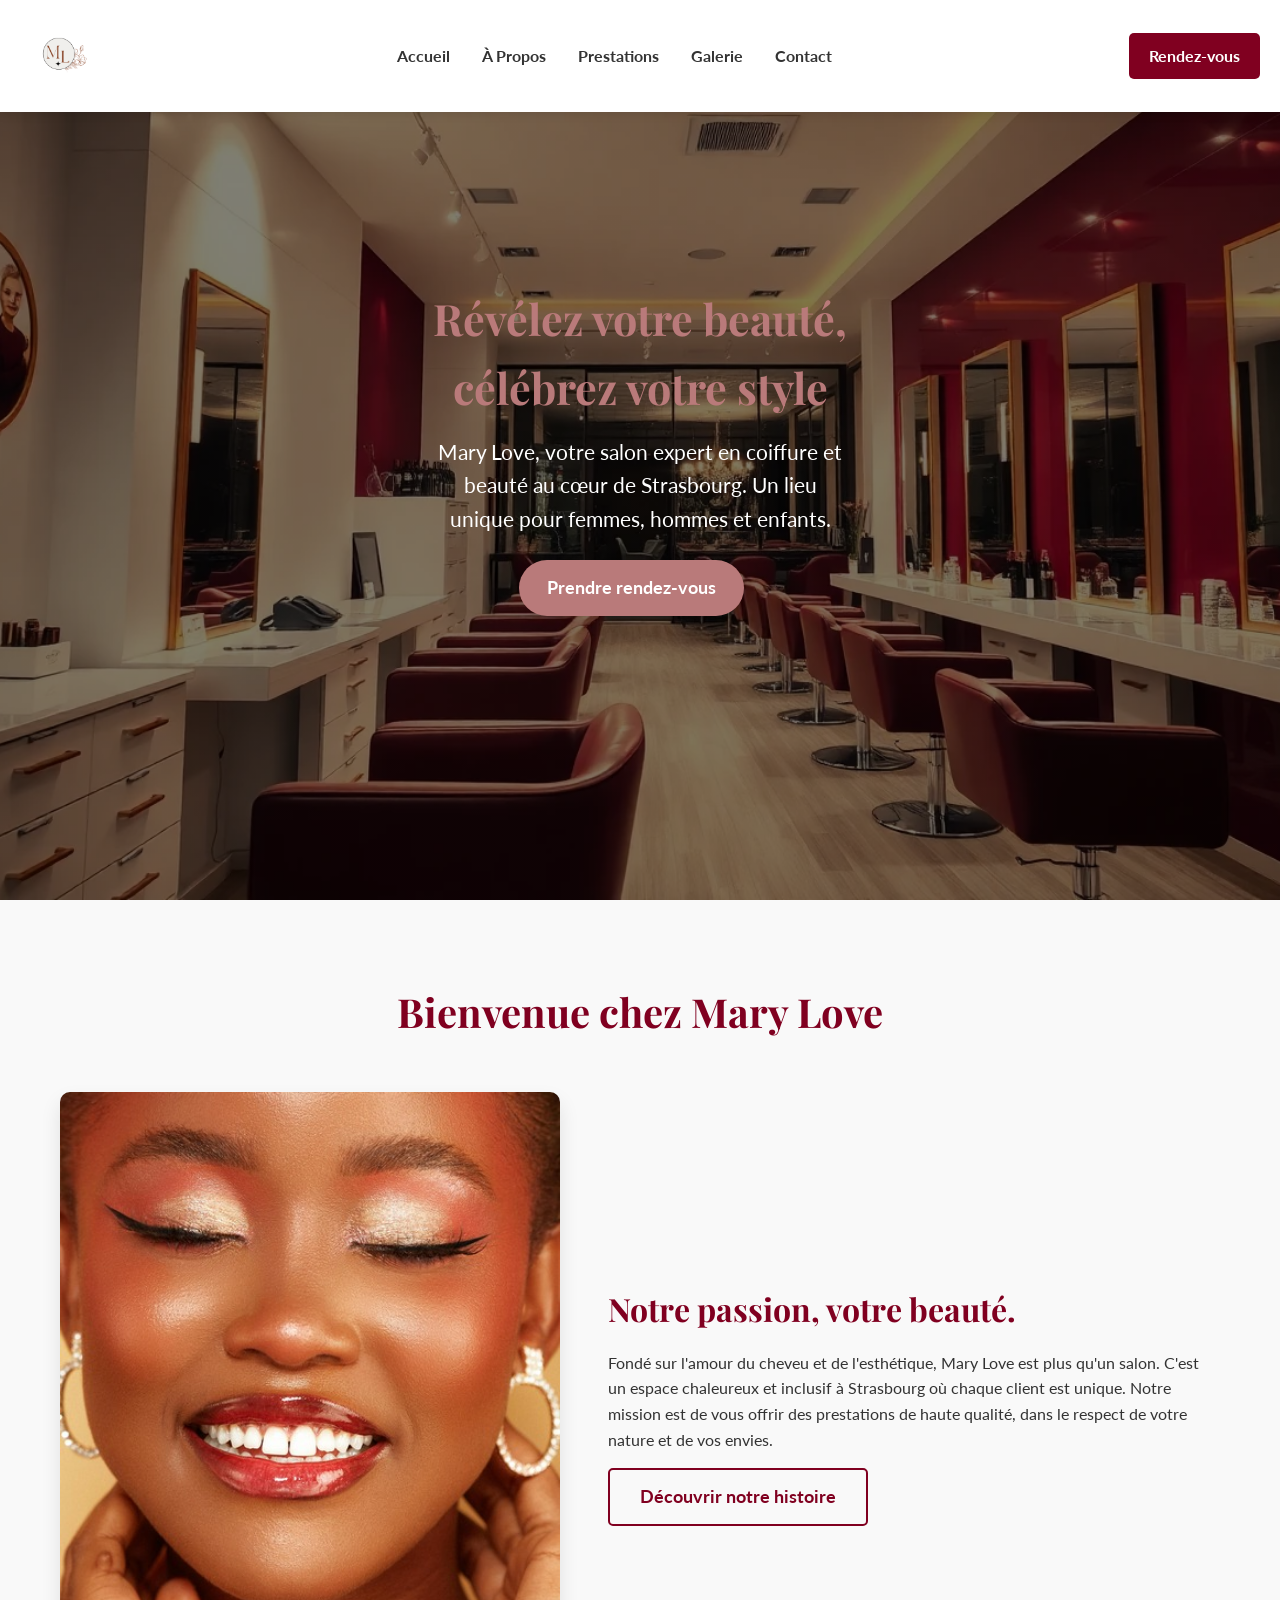
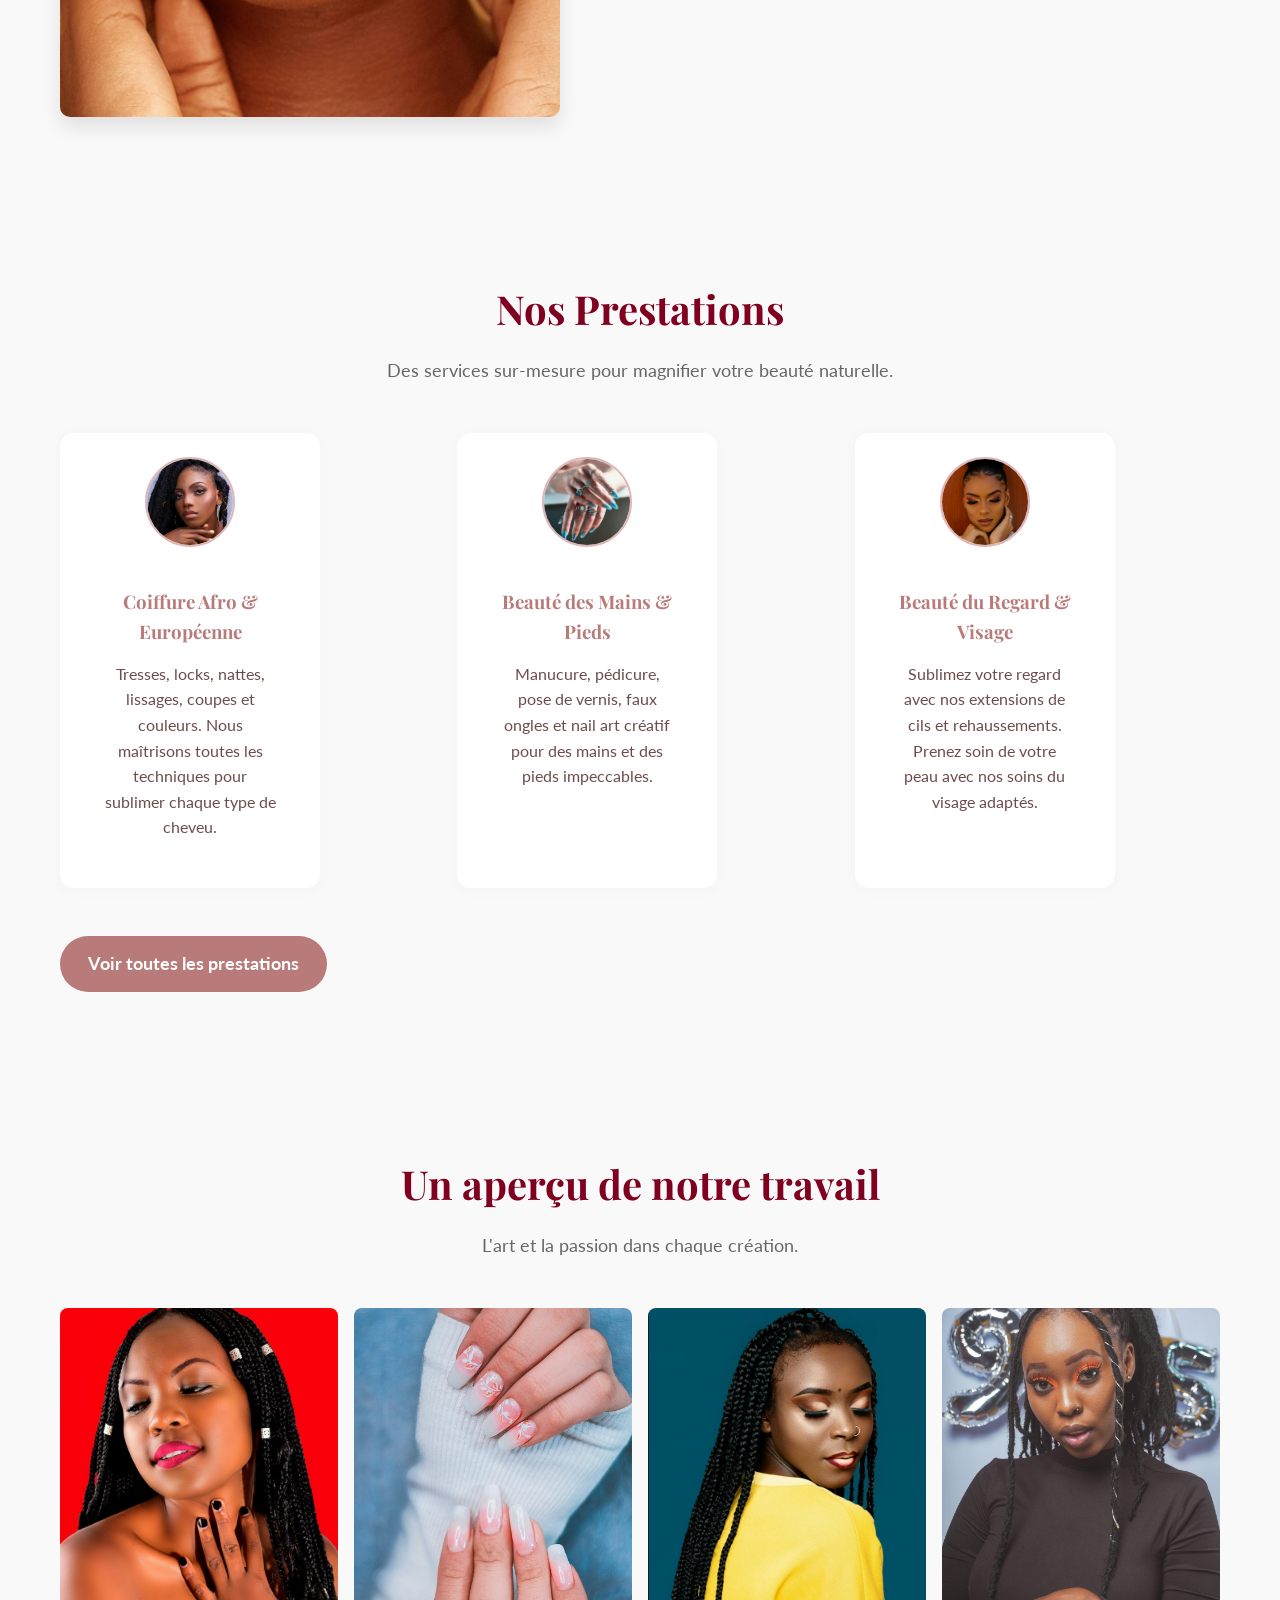
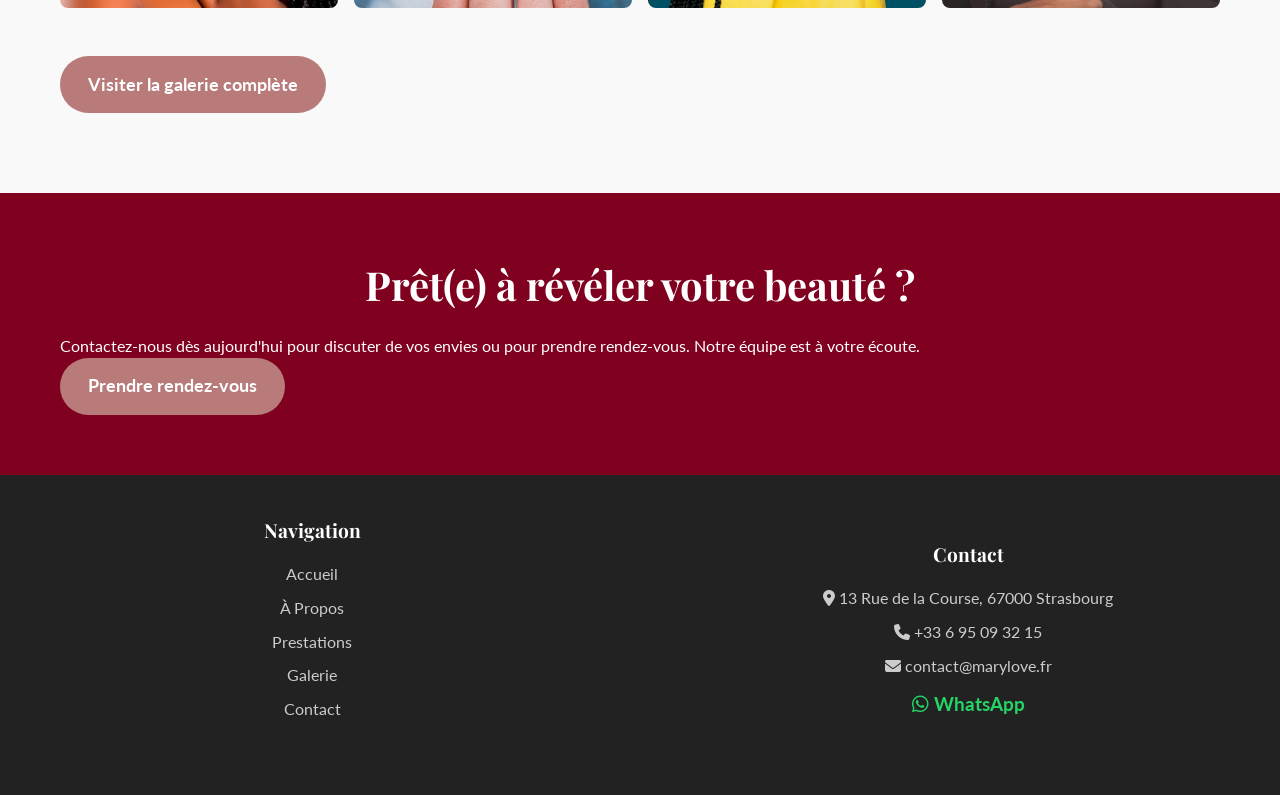
<file: index.html>
<html lang="fr">
<head>
    <meta charset="UTF-8">
    <meta name="viewport" content="width=device-width, initial-scale=1.0">
    <title>Mary Love - Salon de Coiffure & Beauté à Strasbourg</title>
    <meta name="description" content="Découvrez Mary Love, votre salon de coiffure et beauté à Strasbourg, spécialiste des coiffures afro, tresses, locks, et soins esthétiques. Prenez rendez-vous dès aujourd'hui.">
    
    <!-- SEO Meta Tags -->
    <meta name="keywords" content="salon de coiffure Strasbourg, salon afro Strasbourg, coiffure mixte Strasbourg, coiffeur tresses Strasbourg, manucure pédicure Strasbourg, salon beauté Strasbourg, locks, vanilles, soin du visage, extension de cils, épilation sourcils, pose ongles, tissage, coloration cheveux">
    <meta name="author" content="Mary Love">
    
    <!-- Google Fonts -->
    <link rel="preconnect" href="https://fonts.googleapis.com">
    <link rel="preconnect" href="https://fonts.gstatic.com" crossorigin>
    <link href="https://fonts.googleapis.com/css2?family=Playfair+Display:wght@700&family=Lato:wght@400;700&display=swap" rel="stylesheet">
    
    <!-- Font Awesome for icons -->
    <link rel="stylesheet" href="https://cdnjs.cloudflare.com/ajax/libs/font-awesome/6.5.1/css/all.min.css" integrity="sha512-DTOQO9RWCH3ppGqcWaEA1BIZOC6xxalwEsw9c2QQeAIftl+Vegovlnee1c9QX4TctnWMn13TZye+giMm8e2LwA==" crossorigin="anonymous" referrerpolicy="no-referrer" />
    
    <link rel="stylesheet" href="style.css">

    <!-- Schema.org for Local Business -->
    <script type="application/ld+json">
    {
      "@context": "https://schema.org",
      "@type": "BeautySalon",
      "name": "Mary Love",
      "address": {
        "@type": "PostalAddress",
        "streetAddress": "123 Rue de la Beauté",
        "addressLocality": "Strasbourg",
        "postalCode": "67000",
        "addressCountry": "FR"
      },
      "telephone": "+33301020304",
      "openingHours": "Mo-Sa 09:00-19:00",
      "url": "https://www.marylove-strasbourg.fr",
      "image": [
        "https://www.marylove-strasbourg.fr/hero-background.png",
        "https://www.marylove-strasbourg.fr/gallery1.png",
        "https://www.marylove-strasbourg.fr/gallery2.png",
        "https://www.marylove-strasbourg.fr/gallery3.png",
        "https://www.marylove-strasbourg.fr/gallery4.png",
        "https://www.marylove-strasbourg.fr/gallery5.png",
        "https://www.marylove-strasbourg.fr/gallery6.png"
       ],
       "priceRange": "$$",
       "description": "Salon de coiffure et beauté mixte à Strasbourg, spécialiste de la coiffure afro, des soins esthétiques et de la manucure."
    }
    </script>
</head>
<body>
    <header>
        <nav>
            <a href="index.html" class="logo"><img src="logo1.png" alt="Mary Love Logo"></a>
            <ul class="nav-links">
                <li><a href="index.html">Accueil</a></li>
                <li><a href="a-propos.html">À Propos</a></li>
                <li><a href="prestations.html">Prestations</a></li>
                <li><a href="galerie.html">Galerie</a></li>
                <li><a href="contact.html">Contact</a></li>
            </ul>
            <a href="contact.html" class="cta-button">Rendez-vous</a>
            <button class="burger" aria-label="Menu">
                <i class="fas fa-bars"></i>
            </button>
        </nav>
    </header>

    <main>
        <section id="hero">
            <div class="hero-content reveal">
                <h1>Révélez votre beauté, célébrez votre style</h1>
                <p>Mary Love, votre salon expert en coiffure et beauté au cœur de Strasbourg. Un lieu unique pour femmes, hommes et enfants.</p>
                <a href="contact.html" class="cta-button-main">Prendre rendez-vous</a>
            </div>
        </section>

        <section id="about-home">
            <div class="container">
                <h2 class="reveal">Bienvenue chez Mary Love</h2>
                <div class="about-content">
                    <img src="gallery/salon_interieur_1.jpg" alt="L'équipe de stylistes diversifiée du salon Mary Love" class="about-image reveal">
                    <div class="about-text reveal">
                        <h3>Notre passion, votre beauté.</h3>
                        <p>Fondé sur l'amour du cheveu et de l'esthétique, Mary Love est plus qu'un salon. C'est un espace chaleureux et inclusif à Strasbourg où chaque client est unique. Notre mission est de vous offrir des prestations de haute qualité, dans le respect de votre nature et de vos envies.</p>
                        <a href="a-propos.html" class="cta-button-main-outline">Découvrir notre histoire</a>
                    </div>
                </div>
            </div>
        </section>

        <section id="services-home">
            <div class="container">
                <h2 class="reveal">Nos Prestations</h2>
                <p class="section-subtitle reveal">Des services sur-mesure pour magnifier votre beauté naturelle.</p>
                <div class="services-grid">
                    <div class="service-card reveal">
                        <img src="gallery/tresses_braids_1.jpg" alt="Service de coiffure afro et européenne, tresses et locks">
                        <h3>Coiffure Afro & Européenne</h3>
                        <p>Tresses, locks, nattes, lissages, coupes et couleurs. Nous maîtrisons toutes les techniques pour sublimer chaque type de cheveu.</p>
                    </div>
                    <div class="service-card reveal">
                        <img src="gallery/ongle1.jpg" alt="Service d'onglerie, manucure et pédicure">
                        <h3>Beauté des Mains & Pieds</h3>
                        <p>Manucure, pédicure, pose de vernis, faux ongles et nail art créatif pour des mains et des pieds impeccables.</p>
                    </div>
                    <div class="service-card reveal">
                        <img src="gallery/maquillage_naturel.jpg" alt="Service de beauté du regard et soins du visage">
                        <h3>Beauté du Regard & Visage</h3>
                        <p>Sublimez votre regard avec nos extensions de cils et rehaussements. Prenez soin de votre peau avec nos soins du visage adaptés.</p>
                    </div>
                </div>
                <div class="text-center reveal" style="margin-top: 3rem;">
                     <a href="prestations.html" class="cta-button-main">Voir toutes les prestations</a>
                </div>
            </div>
        </section>

        <section id="gallery-home">
            <div class="container">
                <h2 class="reveal">Un aperçu de notre travail</h2>
                <p class="section-subtitle reveal">L'art et la passion dans chaque création.</p>
                <div class="gallery-grid-home">
                    <img src="gallery/tresses_braids_2.jpg" alt="Avant et après d'une coiffure sur cheveux afro crépus" class="reveal">
                    <img src="gallery/ongles2.jpg" alt="Manucure et nail art sur des mains de couleur" class="reveal">
                    <img src="gallery/tresses_braids_3.jpg" alt="Coiffure avec des tresses longues et soignées" class="reveal">
                    <img src="gallery/tresses_braids_4.jpg" alt="Homme avec des locks soignées, coiffure afro masculine" class="reveal">
                </div>
                 <div class="text-center reveal" style="margin-top: 3rem;">
                     <a href="galerie.html" class="cta-button-main">Visiter la galerie complète</a>
                </div>
            </div>
        </section>

        <section id="cta-contact">
             <div class="container text-center reveal">
                <h2>Prêt(e) à révéler votre beauté ?</h2>
                <p>Contactez-nous dès aujourd'hui pour discuter de vos envies ou pour prendre rendez-vous. Notre équipe est à votre écoute.</p>
                <a href="contact.html" class="cta-button-main">Prendre rendez-vous</a>
            </div>
        </section>

    </main>

    <footer>
        <div class="footer-content" style="text-align:center;">
            <div class="footer-links" style="margin-bottom:1.5em;">
                <h4>Navigation</h4>
                <div style="display: flex; flex-direction: column; align-items: center; gap: 0.5em;">
                    <a href="index.html">Accueil</a>
                    <a href="a-propos.html">À Propos</a>
                    <a href="prestations.html">Prestations</a>
                    <a href="galerie.html">Galerie</a>
                    <a href="contact.html">Contact</a>
                </div>
            </div>
            <div class="footer-contact" style="margin-top:1.5em;">
                <h4>Contact</h4>
                <p><i class="fas fa-map-marker-alt"></i> 13 Rue de la Course, 67000 Strasbourg</p>
                <p><i class="fas fa-phone"></i> <a href="tel:+33695093215">+33 6 95 09 32 15</a></p>
                <p><i class="fas fa-envelope"></i> <a href="mailto:contact@marylove.fr">contact@marylove.fr</a></p>
                <p style="margin-top:0.7em;">
                    <a href="https://wa.me/33695093215" target="_blank" style="color:#25D366;font-weight:bold;text-decoration:none;font-size:1.2em;">
                        <i class="fab fa-whatsapp"></i> WhatsApp
                    </a>
                </p>
            </div>
        </div>
    </footer>

    <script src="script.js"></script>
    <style>
        .logo img { height: 80px !important; max-height: 80px !important; }
        @media (max-width: 700px) { .logo img { height: 48px !important; max-height: 48px !important; } }
        .footer-contact-row {
            display: flex;
            align-items: center;
            justify-content: space-between;
            flex-wrap: wrap;
        }
        .footer-contact-row .contact-infos {
            flex: 1 1 220px;
        }
        .footer-contact-row .whatsapp-footer {
            margin-left: 2em;
            text-align: right;
        }
    </style>
</body>
</html>
</file>
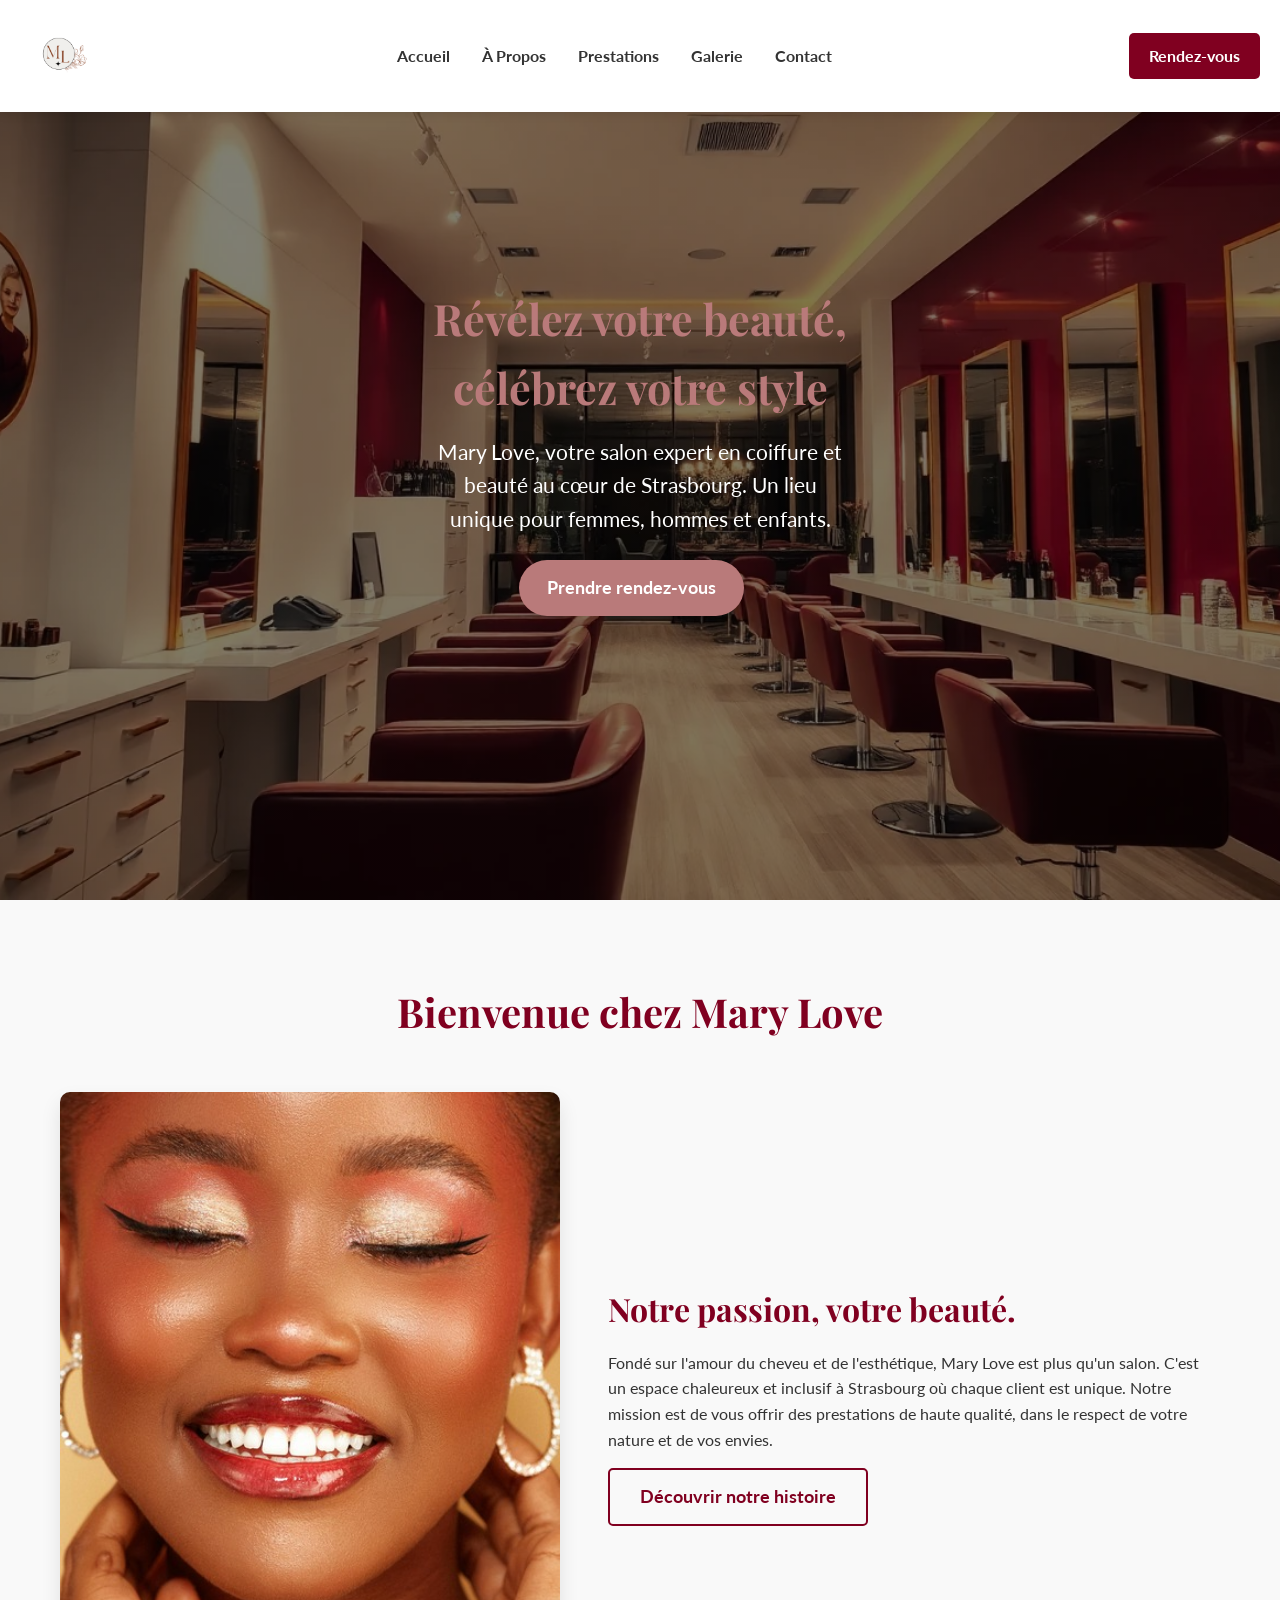
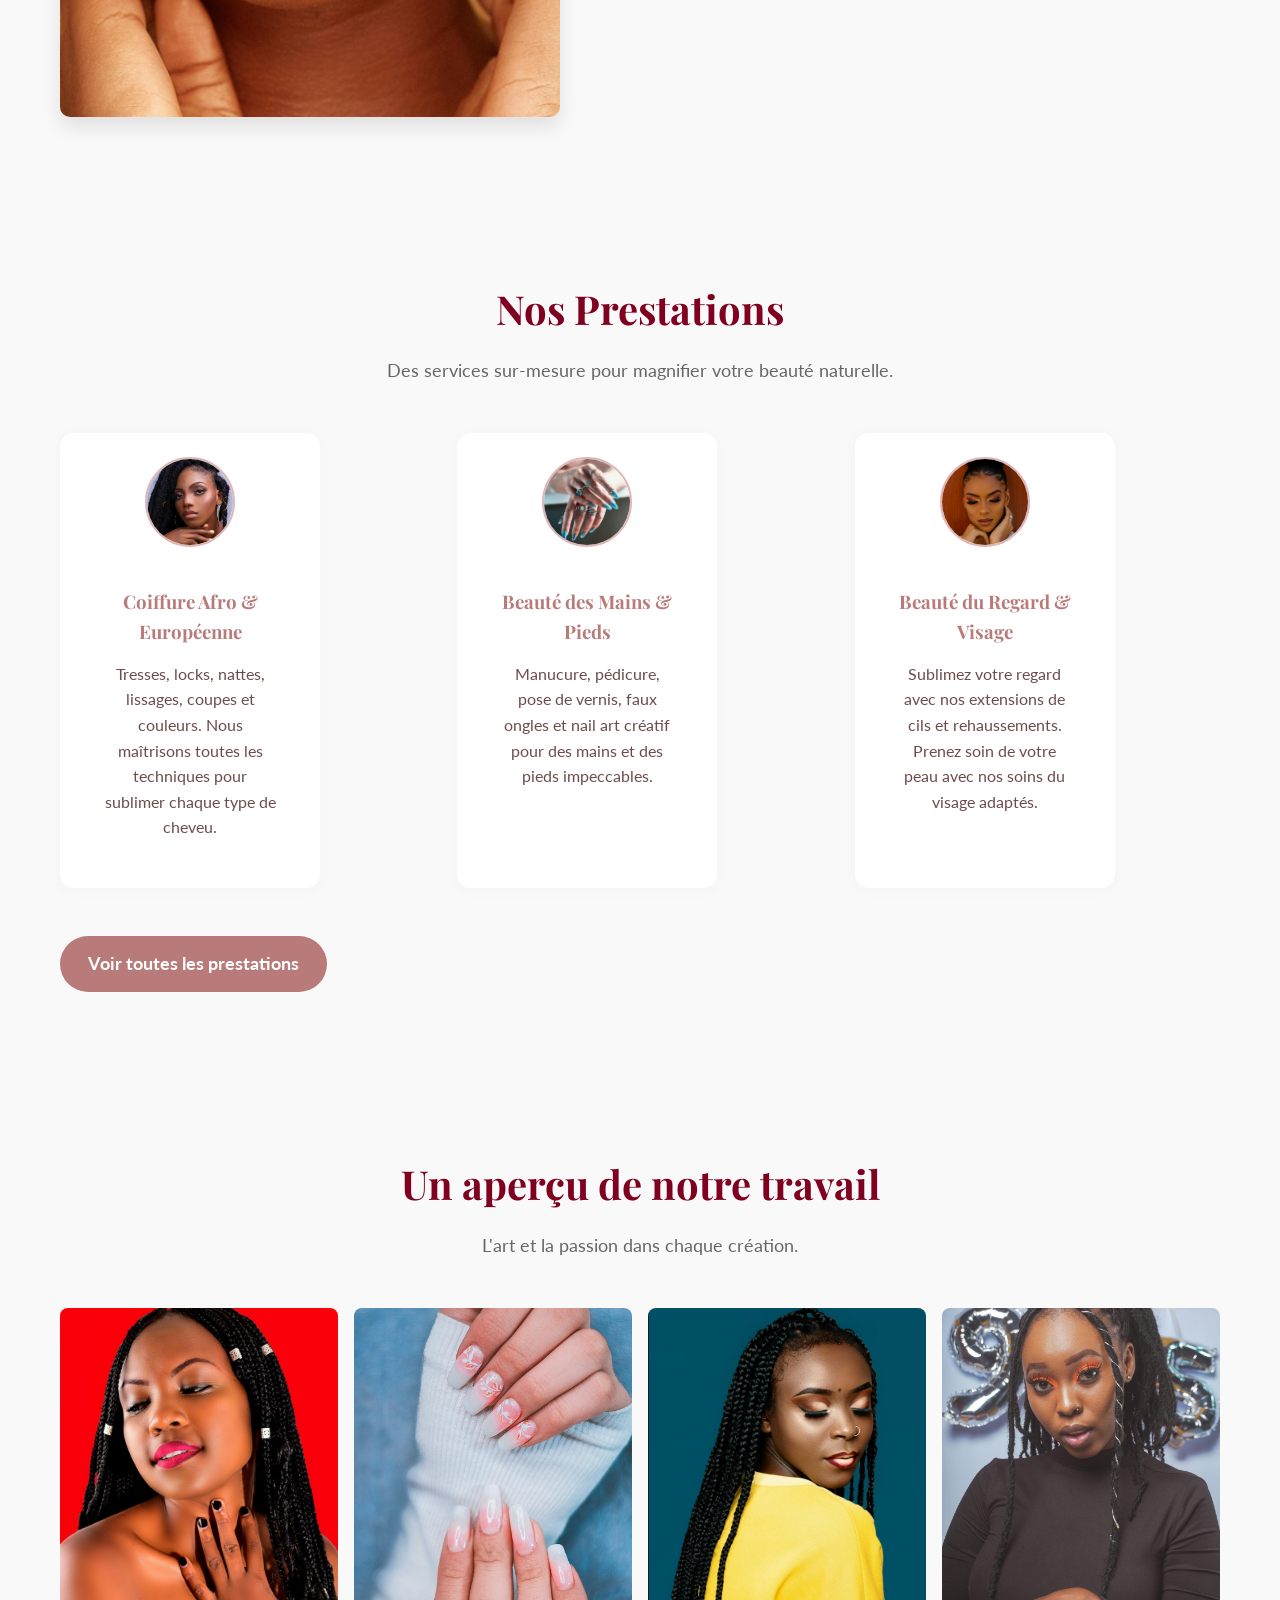
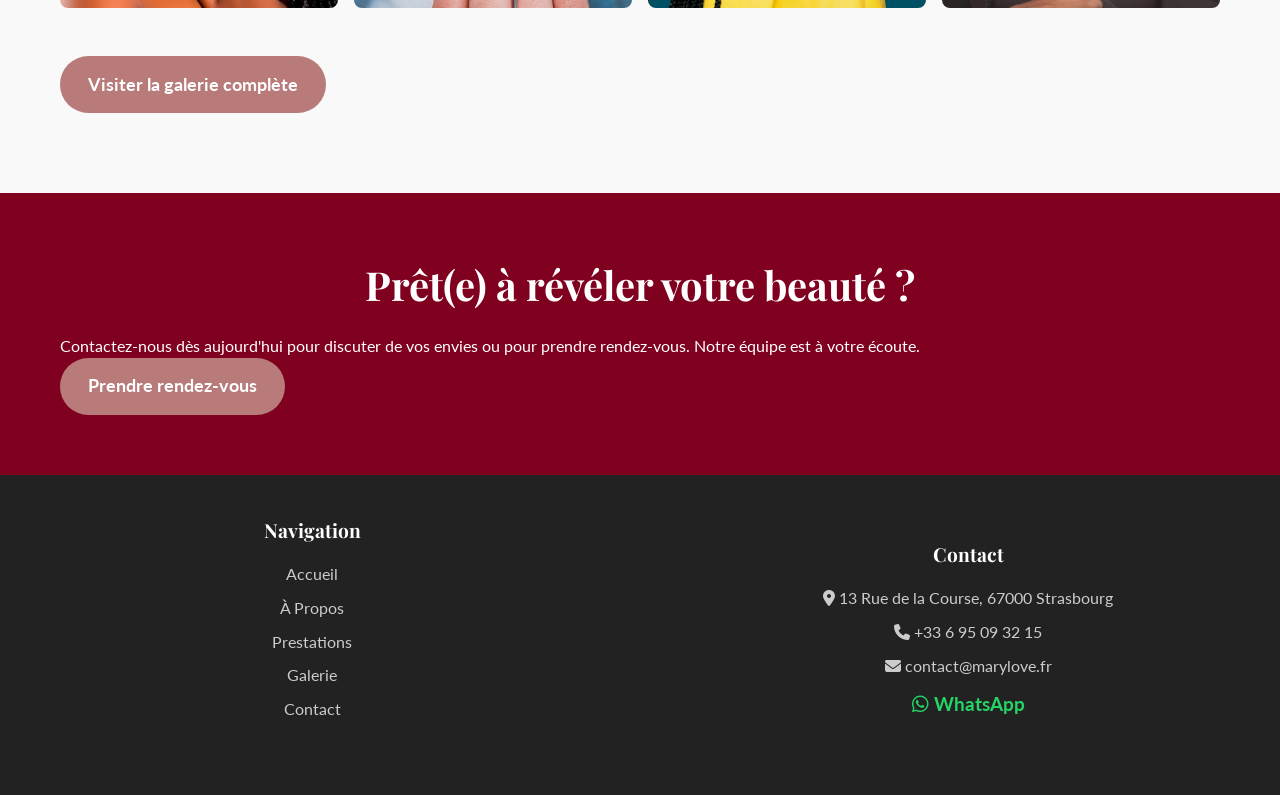
<file: dev/index.html>
<html lang="fr">
<head>
    <meta charset="UTF-8">
    <meta name="viewport" content="width=device-width, initial-scale=1.0">
    <title>Mary Love - Salon de Coiffure & Beauté à Strasbourg</title>
    <meta name="description" content="Découvrez Mary Love, votre salon de coiffure et beauté à Strasbourg, spécialiste des coiffures afro, tresses, locks, et soins esthétiques. Prenez rendez-vous dès aujourd'hui.">
    
    <!-- SEO Meta Tags -->
    <meta name="keywords" content="salon de coiffure Strasbourg, salon afro Strasbourg, coiffure mixte Strasbourg, coiffeur tresses Strasbourg, manucure pédicure Strasbourg, salon beauté Strasbourg, locks, vanilles, soin du visage, extension de cils, épilation sourcils, pose ongles, tissage, coloration cheveux">
    <meta name="author" content="Mary Love">
    
    <!-- Google Fonts -->
    <link rel="preconnect" href="https://fonts.googleapis.com">
    <link rel="preconnect" href="https://fonts.gstatic.com" crossorigin>
    <link href="https://fonts.googleapis.com/css2?family=Playfair+Display:wght@700&family=Lato:wght@400;700&display=swap" rel="stylesheet">
    
    <!-- Font Awesome for icons -->
    <link rel="stylesheet" href="https://cdnjs.cloudflare.com/ajax/libs/font-awesome/6.5.1/css/all.min.css" integrity="sha512-DTOQO9RWCH3ppGqcWaEA1BIZOC6xxalwEsw9c2QQeAIftl+Vegovlnee1c9QX4TctnWMn13TZye+giMm8e2LwA==" crossorigin="anonymous" referrerpolicy="no-referrer" />
    
    <link rel="stylesheet" href="style.css">

    <!-- Schema.org for Local Business -->
    <script type="application/ld+json">
    {
      "@context": "https://schema.org",
      "@type": "BeautySalon",
      "name": "Mary Love",
      "address": {
        "@type": "PostalAddress",
        "streetAddress": "123 Rue de la Beauté",
        "addressLocality": "Strasbourg",
        "postalCode": "67000",
        "addressCountry": "FR"
      },
      "telephone": "+33301020304",
      "openingHours": "Mo-Sa 09:00-19:00",
      "url": "https://www.marylove-strasbourg.fr",
      "image": [
        "https://www.marylove-strasbourg.fr/hero-background.png",
        "https://www.marylove-strasbourg.fr/gallery1.png",
        "https://www.marylove-strasbourg.fr/gallery2.png",
        "https://www.marylove-strasbourg.fr/gallery3.png",
        "https://www.marylove-strasbourg.fr/gallery4.png",
        "https://www.marylove-strasbourg.fr/gallery5.png",
        "https://www.marylove-strasbourg.fr/gallery6.png"
       ],
       "priceRange": "$$",
       "description": "Salon de coiffure et beauté mixte à Strasbourg, spécialiste de la coiffure afro, des soins esthétiques et de la manucure."
    }
    </script>
</head>
<body>
    <header>
        <nav>
            <a href="index.html" class="logo"><img src="logo1.png" alt="Mary Love Logo"></a>
            <ul class="nav-links">
                <li><a href="home.html">Accueil</a></li>
                <li><a href="a-propos.html">À Propos</a></li>
                <li><a href="prestations.html">Prestations</a></li>
                <li><a href="galerie.html">Galerie</a></li>
                <li><a href="contact.html">Contact</a></li>
            </ul>
            <a href="contact.html" class="cta-button">Rendez-vous</a>
            <button class="burger" aria-label="Menu">
                <i class="fas fa-bars"></i>
            </button>
        </nav>
    </header>

    <main>
        <section id="hero">
            <div class="hero-content reveal">
                <h1>Révélez votre beauté, célébrez votre style</h1>
                <p>Mary Love, votre salon expert en coiffure et beauté au cœur de Strasbourg. Un lieu unique pour femmes, hommes et enfants.</p>
                <a href="contact.html" class="cta-button-main">Prendre rendez-vous</a>
            </div>
        </section>

        <section id="about-home">
            <div class="container">
                <h2 class="reveal">Bienvenue chez Mary Love</h2>
                <div class="about-content">
                    <img src="gallery/salon_interieur_1.jpg" alt="L'équipe de stylistes diversifiée du salon Mary Love" class="about-image reveal">
                    <div class="about-text reveal">
                        <h3>Notre passion, votre beauté.</h3>
                        <p>Fondé sur l'amour du cheveu et de l'esthétique, Mary Love est plus qu'un salon. C'est un espace chaleureux et inclusif à Strasbourg où chaque client est unique. Notre mission est de vous offrir des prestations de haute qualité, dans le respect de votre nature et de vos envies.</p>
                        <a href="a-propos.html" class="cta-button-main-outline">Découvrir notre histoire</a>
                    </div>
                </div>
            </div>
        </section>

        <section id="services-home">
            <div class="container">
                <h2 class="reveal">Nos Prestations</h2>
                <p class="section-subtitle reveal">Des services sur-mesure pour magnifier votre beauté naturelle.</p>
                <div class="services-grid">
                    <div class="service-card reveal">
                        <img src="gallery/tresses_braids_1.jpg" alt="Service de coiffure afro et européenne, tresses et locks">
                        <h3>Coiffure Afro & Européenne</h3>
                        <p>Tresses, locks, nattes, lissages, coupes et couleurs. Nous maîtrisons toutes les techniques pour sublimer chaque type de cheveu.</p>
                    </div>
                    <div class="service-card reveal">
                        <img src="gallery/ongle1.jpg" alt="Service d'onglerie, manucure et pédicure">
                        <h3>Beauté des Mains & Pieds</h3>
                        <p>Manucure, pédicure, pose de vernis, faux ongles et nail art créatif pour des mains et des pieds impeccables.</p>
                    </div>
                    <div class="service-card reveal">
                        <img src="gallery/maquillage_naturel.jpg" alt="Service de beauté du regard et soins du visage">
                        <h3>Beauté du Regard & Visage</h3>
                        <p>Sublimez votre regard avec nos extensions de cils et rehaussements. Prenez soin de votre peau avec nos soins du visage adaptés.</p>
                    </div>
                </div>
                <div class="text-center reveal" style="margin-top: 3rem;">
                     <a href="prestations.html" class="cta-button-main">Voir toutes les prestations</a>
                </div>
            </div>
        </section>

        <section id="gallery-home">
            <div class="container">
                <h2 class="reveal">Un aperçu de notre travail</h2>
                <p class="section-subtitle reveal">L'art et la passion dans chaque création.</p>
                <div class="gallery-grid-home">
                    <img src="gallery/tresses_braids_2.jpg" alt="Avant et après d'une coiffure sur cheveux afro crépus" class="reveal">
                    <img src="gallery/ongles2.jpg" alt="Manucure et nail art sur des mains de couleur" class="reveal">
                    <img src="gallery/tresses_braids_3.jpg" alt="Coiffure avec des tresses longues et soignées" class="reveal">
                    <img src="gallery/tresses_braids_4.jpg" alt="Homme avec des locks soignées, coiffure afro masculine" class="reveal">
                </div>
                 <div class="text-center reveal" style="margin-top: 3rem;">
                     <a href="galerie.html" class="cta-button-main">Visiter la galerie complète</a>
                </div>
            </div>
        </section>

        <section id="cta-contact">
             <div class="container text-center reveal">
                <h2>Prêt(e) à révéler votre beauté ?</h2>
                <p>Contactez-nous dès aujourd'hui pour discuter de vos envies ou pour prendre rendez-vous. Notre équipe est à votre écoute.</p>
                <a href="contact.html" class="cta-button-main">Prendre rendez-vous</a>
            </div>
        </section>

    </main>

    <footer>
        <div class="footer-content" style="text-align:center;">
            <div class="footer-links" style="margin-bottom:1.5em;">
                <h4>Navigation</h4>
                <div style="display: flex; flex-direction: column; align-items: center; gap: 0.5em;">
                    <a href="index.html">Accueil</a>
                    <a href="a-propos.html">À Propos</a>
                    <a href="prestations.html">Prestations</a>
                    <a href="galerie.html">Galerie</a>
                    <a href="contact.html">Contact</a>
                </div>
            </div>
            <div class="footer-contact" style="margin-top:1.5em;">
                <h4>Contact</h4>
                <p><i class="fas fa-map-marker-alt"></i> 13 Rue de la Course, 67000 Strasbourg</p>
                <p><i class="fas fa-phone"></i> <a href="tel:+33695093215">+33 6 95 09 32 15</a></p>
                <p><i class="fas fa-envelope"></i> <a href="mailto:contact@marylove.fr">contact@marylove.fr</a></p>
                <p style="margin-top:0.7em;">
                    <a href="https://wa.me/33695093215" target="_blank" style="color:#25D366;font-weight:bold;text-decoration:none;font-size:1.2em;">
                        <i class="fab fa-whatsapp"></i> WhatsApp
                    </a>
                </p>
            </div>
        </div>
    </footer>

    <script src="script.js"></script>
    <style>
        .logo img { height: 80px !important; max-height: 80px !important; }
        @media (max-width: 700px) { .logo img { height: 48px !important; max-height: 48px !important; } }
        .footer-contact-row {
            display: flex;
            align-items: center;
            justify-content: space-between;
            flex-wrap: wrap;
        }
        .footer-contact-row .contact-infos {
            flex: 1 1 220px;
        }
        .footer-contact-row .whatsapp-footer {
            margin-left: 2em;
            text-align: right;
        }
    </style>
</body>
</html>
</file>
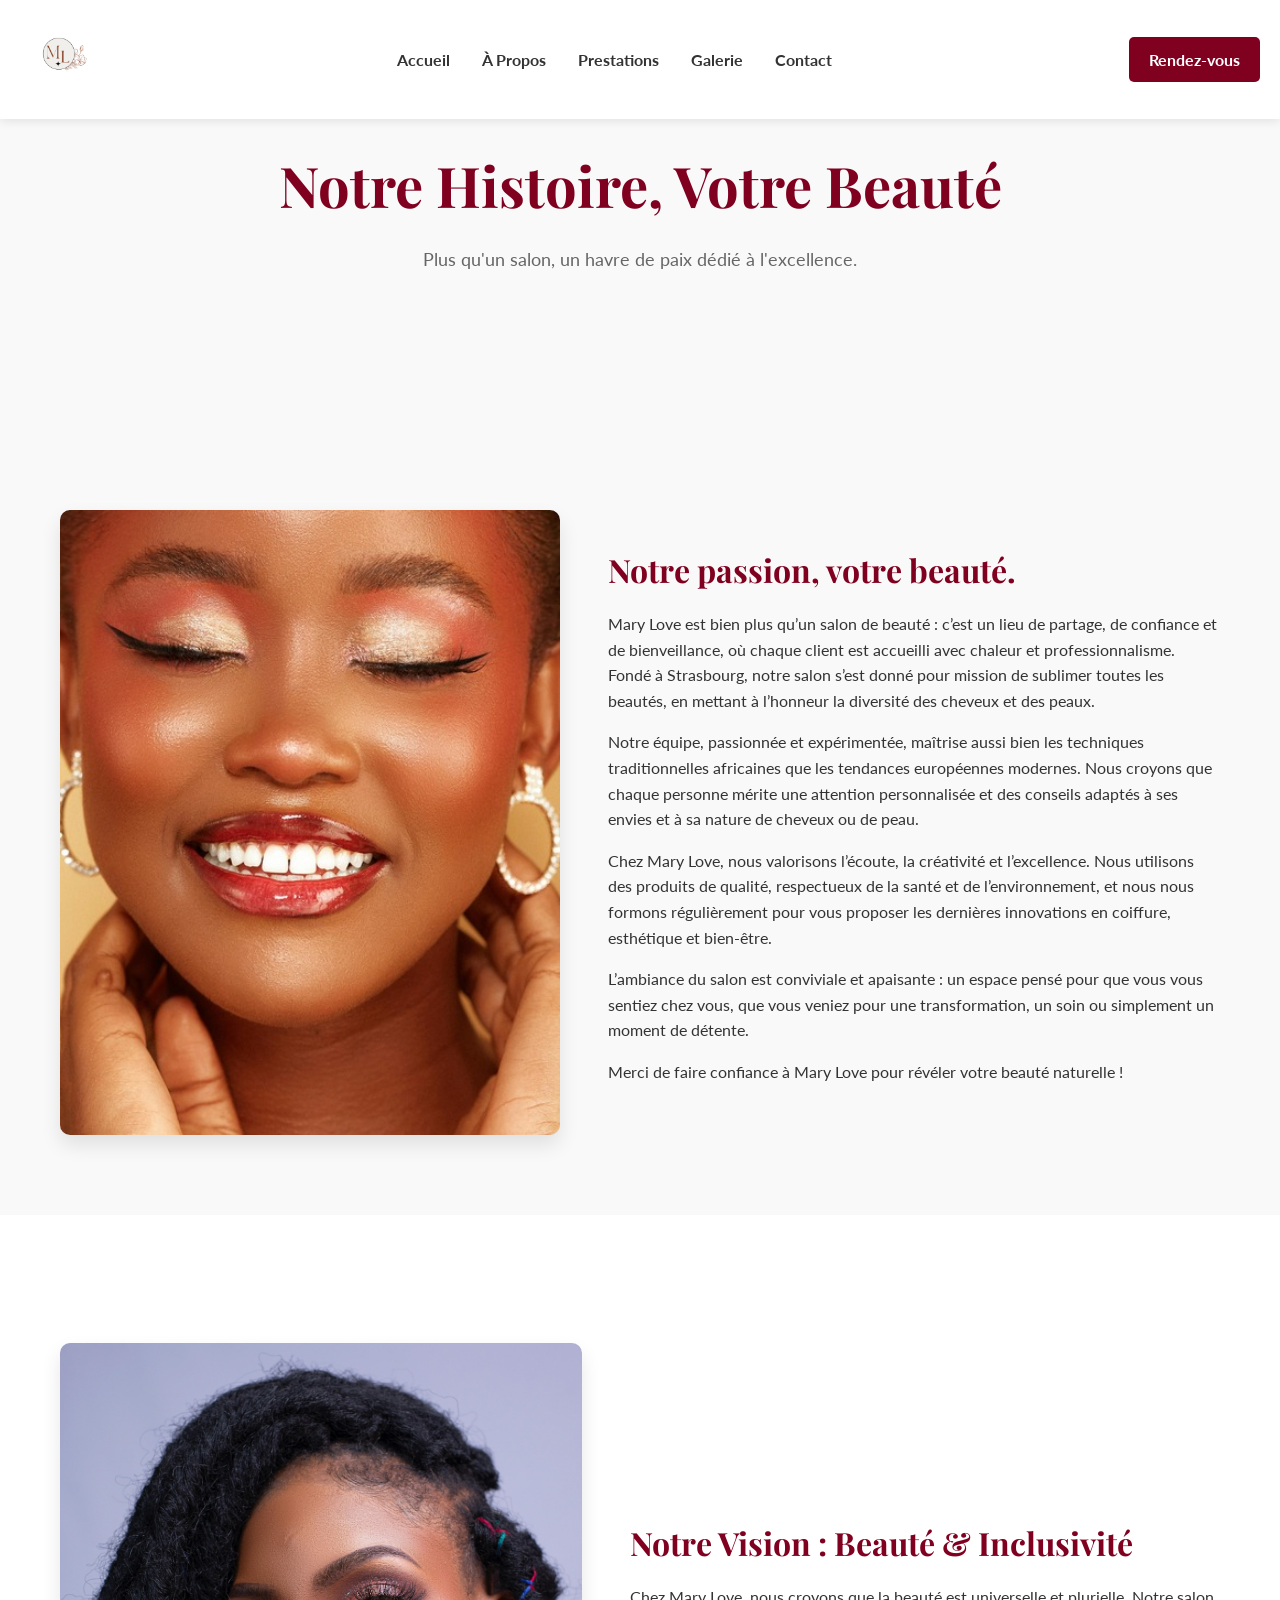
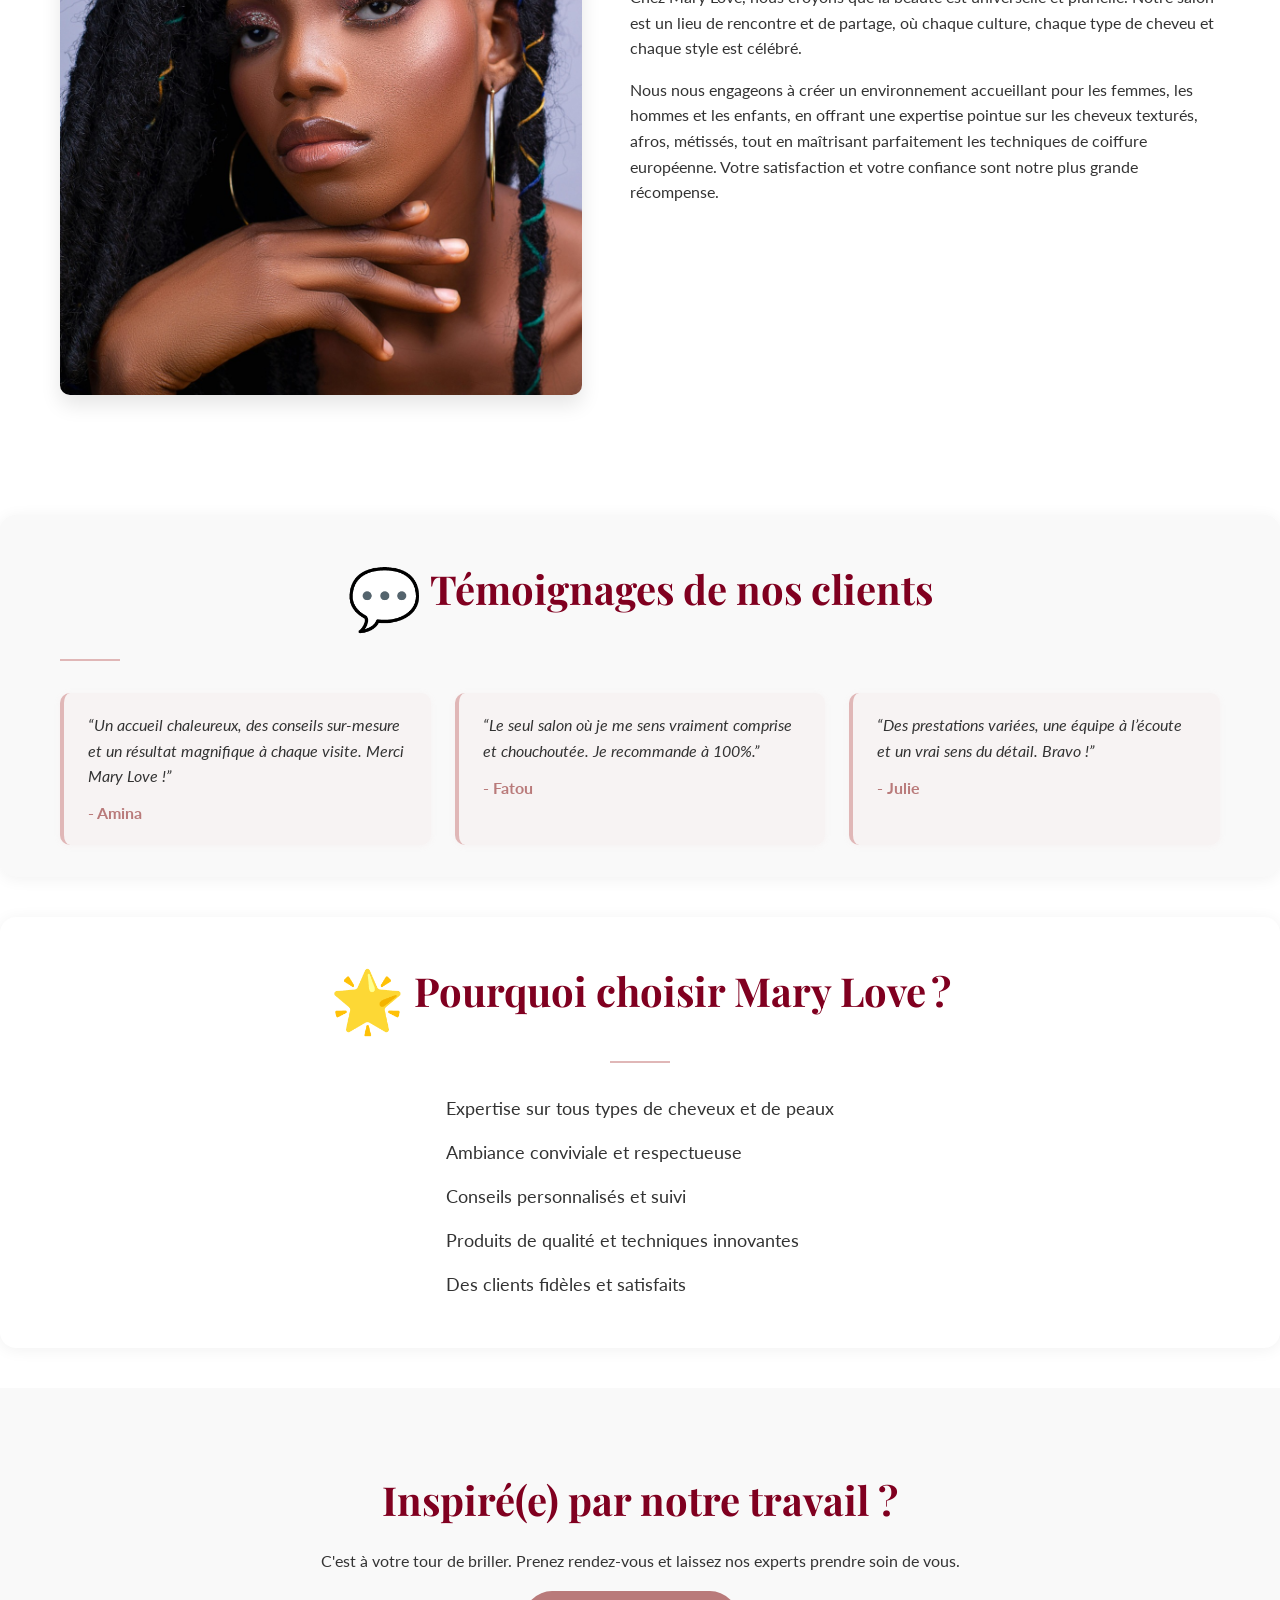
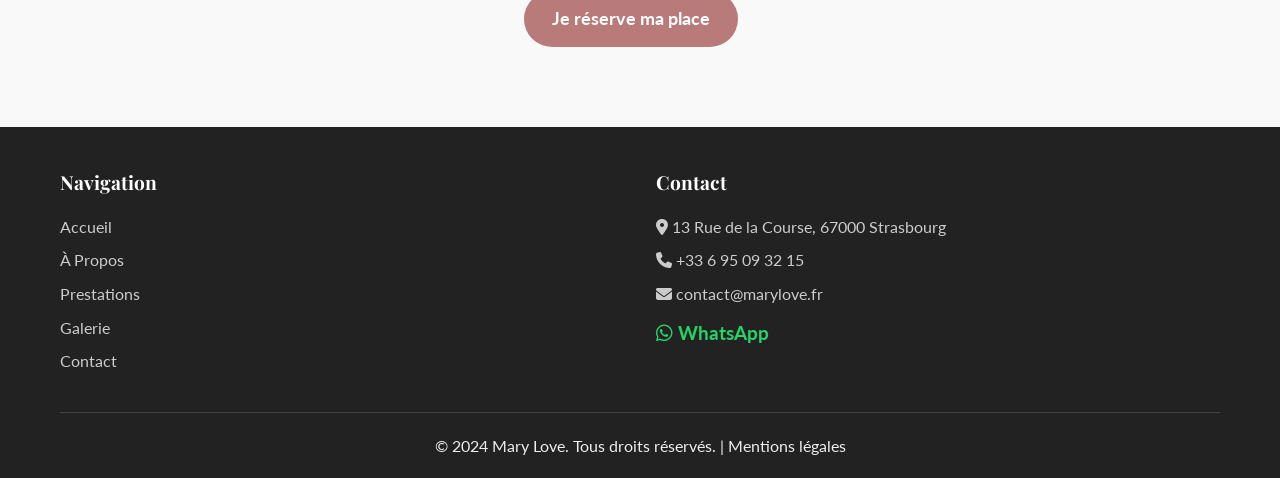
<file: a-propos.html>
<!DOCTYPE html>
<html lang="fr">
<head>
    <meta charset="UTF-8">
    <meta name="viewport" content="width=device-width, initial-scale=1.0">
    <title>À Propos - Mary Love - Salon de Coiffure & Beauté à Strasbourg</title>
    <meta name="description" content="Découvrez l'histoire, la vision et l'équipe passionnée du salon Mary Love. Un lieu dédié à la beauté inclusive et à l'expertise capillaire à Strasbourg.">
    
    <!-- Google Fonts -->
    <link rel="preconnect" href="https://fonts.googleapis.com">
    <link rel="preconnect" href="https://fonts.gstatic.com" crossorigin>
    <link href="https://fonts.googleapis.com/css2?family=Playfair+Display:wght@700&family=Lato:wght@400;700&display=swap" rel="stylesheet">
    
    <!-- Font Awesome for icons -->
    <link rel="stylesheet" href="https://cdnjs.cloudflare.com/ajax/libs/font-awesome/6.5.1/css/all.min.css" integrity="sha512-DTOQO9RWCH3ppGqcWaEA1BIZOC6xxalwEsw9c2QQeAIftl+Vegovlnee1c9QX4TctnWMn13TZye+giMm8e2LwA==" crossorigin="anonymous" referrerpolicy="no-referrer" />
    
    <link rel="stylesheet" href="style.css">
</head>
<body>
    <header>
        <nav>
            <a href="index.html" class="logo"><img src="logo1.png" alt="Mary Love Logo"></a>
            <ul class="nav-links">
                <li><a href="index.html">Accueil</a></li>
                <li><a href="a-propos.html">À Propos</a></li>
                <li><a href="prestations.html">Prestations</a></li>
                <li><a href="galerie.html">Galerie</a></li>
                <li><a href="contact.html">Contact</a></li>
            </ul>
            <a href="contact.html" class="cta-button">Rendez-vous</a>
            <button class="burger" aria-label="Menu">
                <i class="fas fa-bars"></i>
            </button>
        </nav>
    </header>

    <main>
        <section class="page-header">
            <div class="container">
                <h1 class="reveal">Notre Histoire, Votre Beauté</h1>
                <p class="section-subtitle reveal">Plus qu'un salon, un havre de paix dédié à l'excellence.</p>
            </div>
        </section>

        <section id="about">
            <div class="container">
                <div class="about-content">
                    <img src="gallery/salon_interieur_1.jpg" alt="L'équipe de stylistes diversifiée du salon Mary Love" class="about-image reveal">
                    <div class="about-text reveal">
                        <h3>Notre passion, votre beauté.</h3>
                        <p>Mary Love est bien plus qu’un salon de beauté : c’est un lieu de partage, de confiance et de bienveillance, où chaque client est accueilli avec chaleur et professionnalisme. Fondé à Strasbourg, notre salon s’est donné pour mission de sublimer toutes les beautés, en mettant à l’honneur la diversité des cheveux et des peaux.</p>
                        <p>Notre équipe, passionnée et expérimentée, maîtrise aussi bien les techniques traditionnelles africaines que les tendances européennes modernes. Nous croyons que chaque personne mérite une attention personnalisée et des conseils adaptés à ses envies et à sa nature de cheveux ou de peau.</p>
                        <p>Chez Mary Love, nous valorisons l’écoute, la créativité et l’excellence. Nous utilisons des produits de qualité, respectueux de la santé et de l’environnement, et nous nous formons régulièrement pour vous proposer les dernières innovations en coiffure, esthétique et bien-être.</p>
                        <p>L’ambiance du salon est conviviale et apaisante : un espace pensé pour que vous vous sentiez chez vous, que vous veniez pour une transformation, un soin ou simplement un moment de détente.</p>
                        <p>Merci de faire confiance à Mary Love pour révéler votre beauté naturelle !</p>
                    </div>
                </div>
            </div>
        </section>

        <section id="vision">
            <div class="container">
                 <div class="about-content reverse">
                    <div class="about-text reveal">
                        <h3>Notre Vision : Beauté & Inclusivité</h3>
                        <p>Chez Mary Love, nous croyons que la beauté est universelle et plurielle. Notre salon est un lieu de rencontre et de partage, où chaque culture, chaque type de cheveu et chaque style est célébré.</p>
                        <p>Nous nous engageons à créer un environnement accueillant pour les femmes, les hommes et les enfants, en offrant une expertise pointue sur les cheveux texturés, afros, métissés, tout en maîtrisant parfaitement les techniques de coiffure européenne. Votre satisfaction et votre confiance sont notre plus grande récompense.</p>
                    </div>
                    <img src="gallery/salon_interieur_5.jpg" alt="Intérieur chic et accueillant du salon Mary Love" class="about-image reveal">
                </div>
            </div>
        </section>
        
        <section id="temoignages" class="about-section styled-section">
  <div class="container">
    <h2 class="reveal"><span style="font-size:1.5em;vertical-align:middle;">💬</span> Témoignages de nos clients</h2>
    <hr class="section-divider">
    <div class="temoignages-grid">
      <blockquote class="temoignage-card">“Un accueil chaleureux, des conseils sur-mesure et un résultat magnifique à chaque visite. Merci Mary Love !”<br><span>- Amina</span></blockquote>
      <blockquote class="temoignage-card">“Le seul salon où je me sens vraiment comprise et chouchoutée. Je recommande à 100%.”<br><span>- Fatou</span></blockquote>
      <blockquote class="temoignage-card">“Des prestations variées, une équipe à l’écoute et un vrai sens du détail. Bravo !”<br><span>- Julie</span></blockquote>
    </div>
  </div>
</section>
<section id="pourquoi-choisir" class="about-section styled-section" style="text-align:center;">
  <div class="container">
    <h2 class="reveal" style="text-align:center;"><span style="font-size:1.5em;vertical-align:middle;">🌟</span> Pourquoi choisir Mary Love ?</h2>
    <hr class="section-divider" style="margin-left:auto;margin-right:auto;">
    <ul class="pourquoi-list" style="display:inline-block;text-align:left;margin:0 auto;">
      <li>Expertise sur tous types de cheveux et de peaux</li>
      <li>Ambiance conviviale et respectueuse</li>
      <li>Conseils personnalisés et suivi</li>
      <li>Produits de qualité et techniques innovantes</li>
      <li>Des clients fidèles et satisfaits</li>
    </ul>
  </div>
</section>

<!-- Centrage de la section d'appel à l'action -->
<section class="cta-section" style="text-align:center;">
  <div class="container">
    <h2 class="reveal">Inspiré(e) par notre travail ?</h2>
    <p>C'est à votre tour de briller. Prenez rendez-vous et laissez nos experts prendre soin de vous.</p>
    <a href="contact.html" class="cta-button-main" style="margin-top:1em;">Je réserve ma place</a>
  </div>
</section>

    </main>

    <footer>
        <div class="container">
            <div class="footer-content">
                <div class="footer-links">
                    <h4>Navigation</h4>
                    <ul>
                        <li><a href="index.html">Accueil</a></li>
                        <li><a href="a-propos.html">À Propos</a></li>
                        <li><a href="prestations.html">Prestations</a></li>
                        <li><a href="galerie.html">Galerie</a></li>
                        <li><a href="contact.html">Contact</a></li>
                    </ul>
                </div>
                <div class="footer-contact">
  <h4>Contact</h4>
  <p><i class="fas fa-map-marker-alt"></i> 13 Rue de la Course, 67000 Strasbourg</p>
  <p><i class="fas fa-phone"></i> <a href="tel:+33695093215">+33 6 95 09 32 15</a></p>
  <p><i class="fas fa-envelope"></i> <a href="mailto:contact@marylove.fr">contact@marylove.fr</a></p>
  <p style="margin-top:0.7em;">
    <a href="https://wa.me/33695093215" target="_blank" style="color:#25D366;font-weight:bold;text-decoration:none;font-size:1.2em;">
      <i class="fab fa-whatsapp"></i> WhatsApp
    </a>
  </p>
</div>
            </div>
            <div class="footer-bottom">
                 <p>&copy; 2024 Mary Love. Tous droits réservés. | <a href="#">Mentions légales</a></p>
            </div>
        </div>
    </footer>

    <script src="script.js"></script>
    <style>
.logo img { height: 80px !important; max-height: 80px !important; }
@media (max-width: 700px) { .logo img { height: 48px !important; max-height: 48px !important; } }
.footer-contact-row {
  display: flex;
  align-items: center;
  justify-content: space-between;
  flex-wrap: wrap;
}
.footer-contact-row .contact-infos {
  flex: 1 1 220px;
}
.footer-contact-row .whatsapp-footer {
  margin-left: 2em;
  text-align: right;
}
</style>
</body>
</html>
</file>
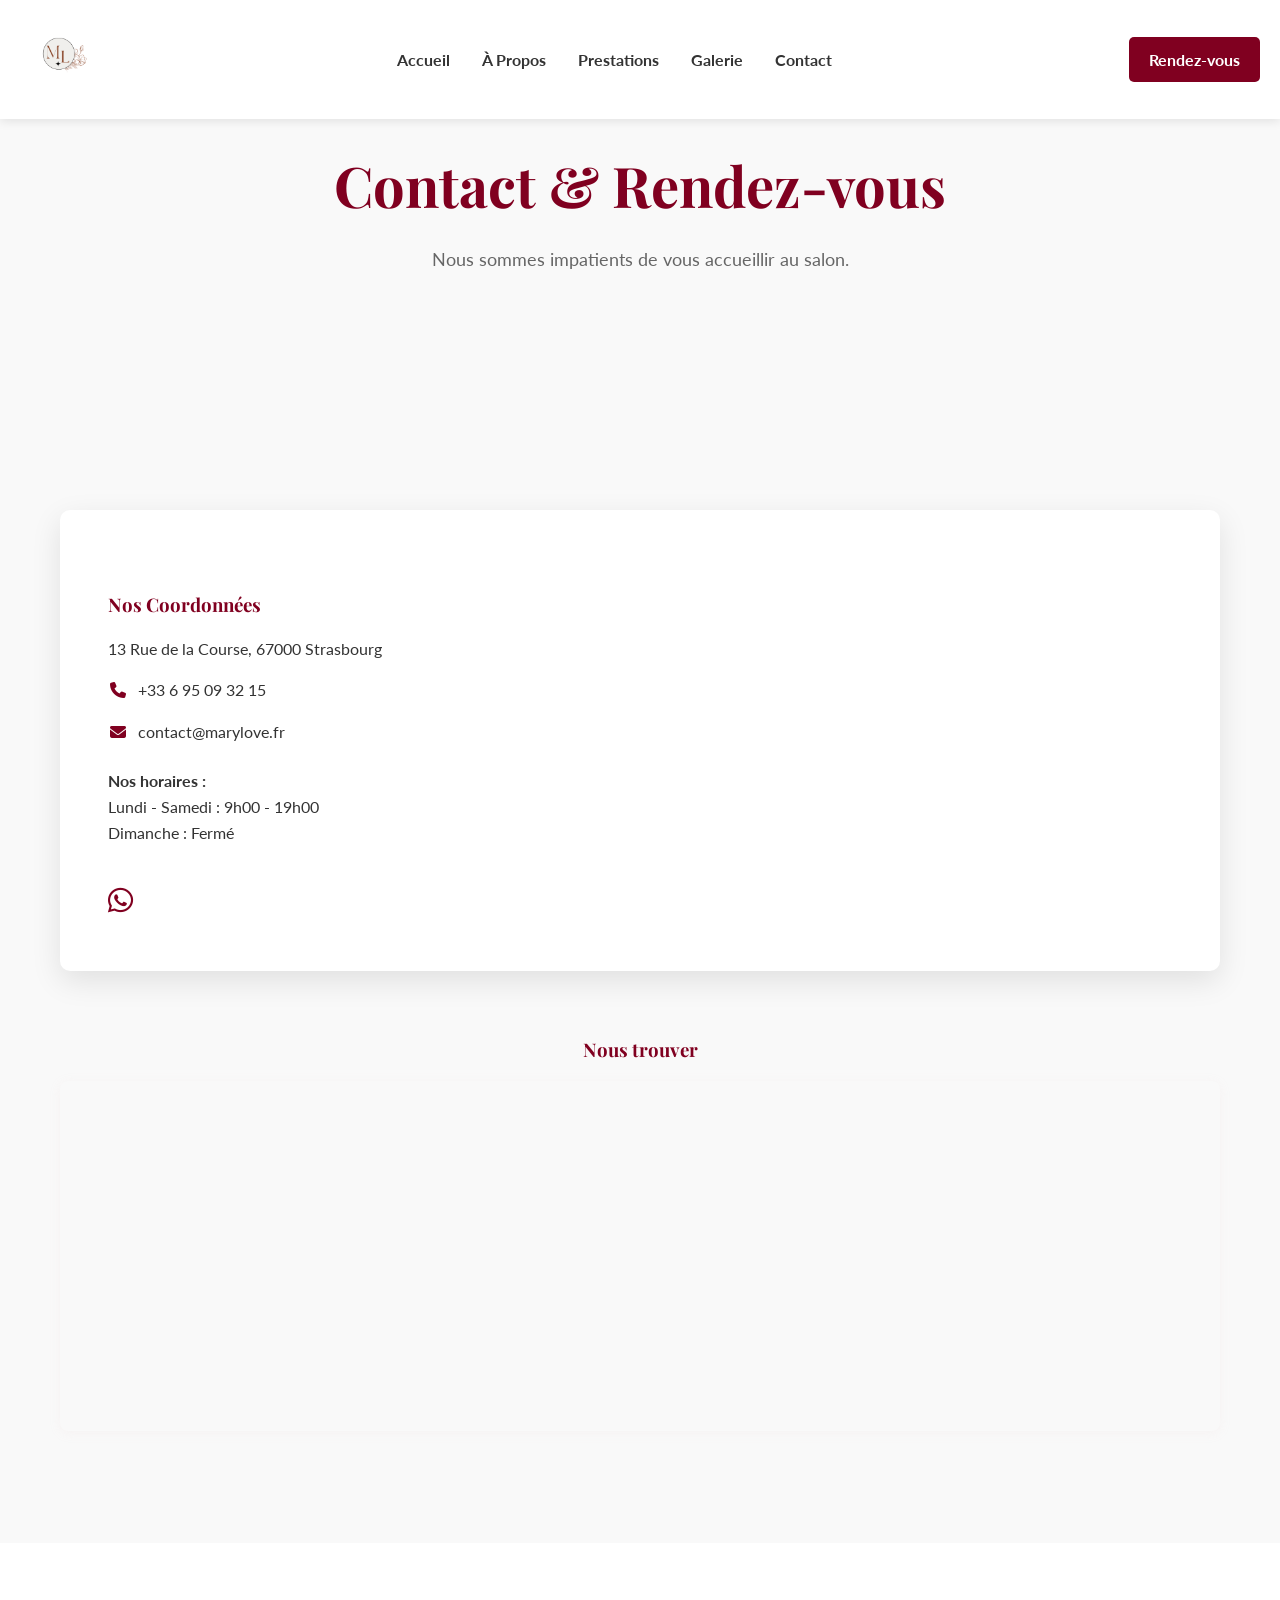
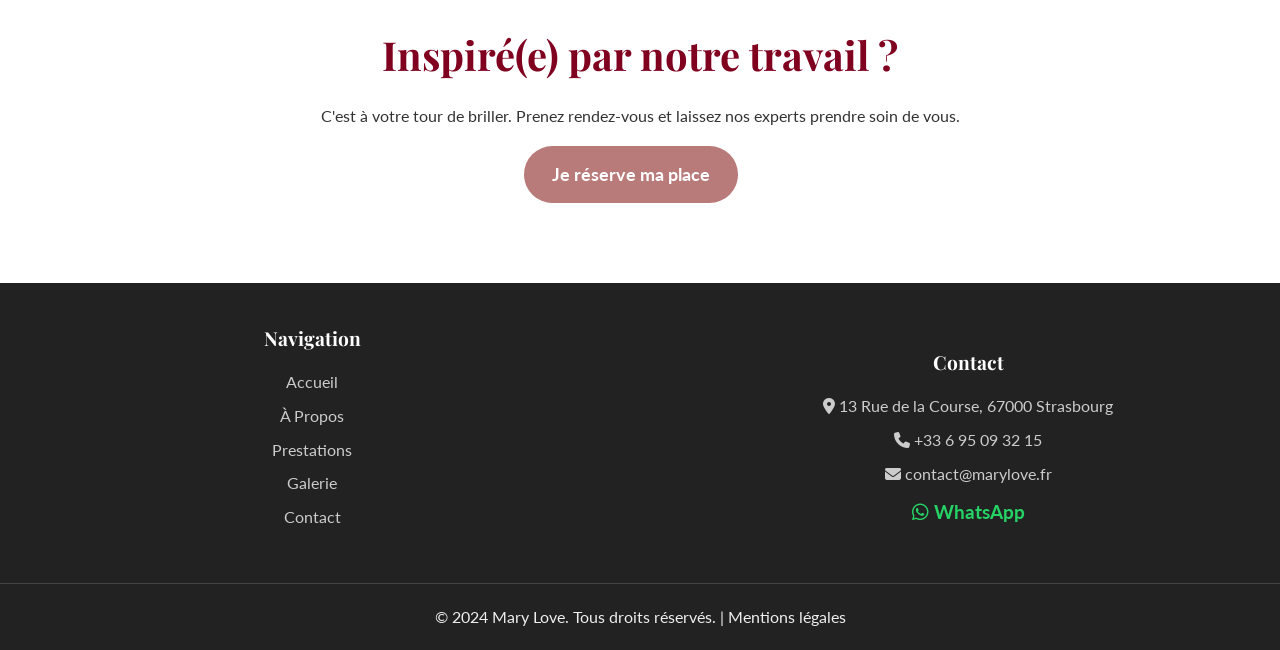
<file: contact.html>
<!DOCTYPE html>
<html lang="fr">
<head>
    <meta charset="UTF-8">
    <meta name="viewport" content="width=device-width, initial-scale=1.0">
    <title>Contact & Rendez-vous - Mary Love - Salon à Strasbourg</title>
    <meta name="description" content="Contactez le salon Mary Love à Strasbourg pour prendre rendez-vous. Retrouvez notre adresse, téléphone, horaires et formulaire de contact.">
    
    <!-- Google Fonts -->
    <link rel="preconnect" href="https://fonts.googleapis.com">
    <link rel="preconnect" href="https://fonts.gstatic.com" crossorigin>
    <link href="https://fonts.googleapis.com/css2?family=Playfair+Display:wght@700&family=Lato:wght@400;700&display=swap" rel="stylesheet">
    
    <!-- Font Awesome for icons -->
    <link rel="stylesheet" href="https://cdnjs.cloudflare.com/ajax/libs/font-awesome/6.5.1/css/all.min.css" integrity="sha512-DTOQO9RWCH3ppGqcWaEA1BIZOC6xxalwEsw9c2QQeAIftl+Vegovlnee1c9QX4TctnWMn13TZye+giMm8e2LwA==" crossorigin="anonymous" referrerpolicy="no-referrer" />
    
    <link rel="stylesheet" href="style.css">
</head>
<body>
    <header>
        <nav>
            <a href="index.html" class="logo"><img src="logo1.png" alt="Mary Love Logo"></a>
            <ul class="nav-links">
                <li><a href="index.html">Accueil</a></li>
                <li><a href="a-propos.html">À Propos</a></li>
                <li><a href="prestations.html">Prestations</a></li>
                <li><a href="galerie.html">Galerie</a></li>
                <li><a href="contact.html">Contact</a></li>
            </ul>
            <a href="contact.html" class="cta-button">Rendez-vous</a>
            <button class="burger" aria-label="Menu">
                <i class="fas fa-bars"></i>
            </button>
        </nav>
    </header>
    <!-- Suppression de l'image d'en-tête sur la page contact -->

    <main>
        <section class="page-header">
            <div class="container">
                <h1 class="reveal">Contact & Rendez-vous</h1>
                <p class="section-subtitle reveal">Nous sommes impatients de vous accueillir au salon.</p>
            </div>
        </section>

        <section id="contact">
            <div class="container">
                 <div class="contact-wrapper reveal">
                    <div class="contact-info">
                        <div class="contact-infos reveal" style="margin-top:2rem;">
                          <h3>Nos Coordonnées</h3>
                          <p>13 Rue de la Course, 67000 Strasbourg</p>
                          <p><i class="fas fa-phone"></i> <a href="tel:+33695093215">+33 6 95 09 32 15</a></p>
                          <p><i class="fas fa-envelope"></i> <a href="mailto:contact@marylove.fr">contact@marylove.fr</a></p>
                          <h4 style="margin-top:1.5rem;">Nos horaires :</h4>
                          <ul style="list-style:none;padding:0;">
                            <li>Lundi - Samedi : 9h00 - 19h00</li>
                            <li>Dimanche : Fermé</li>
                          </ul>
                        </div>
                        <div class="social-links">
                            <a href="#" aria-label="WhatsApp"><i class="fab fa-whatsapp"></i></a>
                        </div>
                    </div>
                 </div>
                 <div class="map-container reveal">
                    <h3>Nous trouver</h3>
                    <!-- Carte Google Maps intégrée -->
                    <div style="width:100%;height:350px;margin:1rem 0 2rem 0;border-radius:8px;overflow:hidden;box-shadow:0 2px 12px rgba(224,183,183,0.10);">
                      <iframe src="https://www.google.com/maps?q=Mary+Love+Strasbourg&output=embed" width="100%" height="350" style="border:0;" allowfullscreen="" loading="lazy" referrerpolicy="no-referrer-when-downgrade"></iframe>
                    </div>
                 </div>
            </div>
        </section>

        <!-- Centrage de la section d'appel à l'action -->
        <section class="cta-section" style="text-align:center;">
          <div class="container">
            <h2 class="reveal">Inspiré(e) par notre travail ?</h2>
            <p>C'est à votre tour de briller. Prenez rendez-vous et laissez nos experts prendre soin de vous.</p>
            <a href="contact.html" class="cta-button-main" style="margin-top:1em;">Je réserve ma place</a>
          </div>
        </section>

    </main>

    <footer>
        <div class="footer-content" style="text-align:center;">
            <div class="footer-links" style="margin-bottom:1.5em;">
                <h4>Navigation</h4>
                <div style="display: flex; flex-direction: column; align-items: center; gap: 0.5em;">
                    <a href="index.html">Accueil</a>
                    <a href="a-propos.html">À Propos</a>
                    <a href="prestations.html">Prestations</a>
                    <a href="galerie.html">Galerie</a>
                    <a href="contact.html">Contact</a>
                </div>
            </div>
            <div class="footer-contact" style="margin-top:1.5em;">
                <h4>Contact</h4>
                <p><i class="fas fa-map-marker-alt"></i> 13 Rue de la Course, 67000 Strasbourg</p>
                <p><i class="fas fa-phone"></i> <a href="tel:+33695093215">+33 6 95 09 32 15</a></p>
                <p><i class="fas fa-envelope"></i> <a href="mailto:contact@marylove.fr">contact@marylove.fr</a></p>
                <p style="margin-top:0.7em;">
                    <a href="https://wa.me/33695093215" target="_blank" style="color:#25D366;font-weight:bold;text-decoration:none;font-size:1.2em;">
                        <i class="fab fa-whatsapp"></i> WhatsApp
                    </a>
                </p>
            </div>
        </div>
        <div class="footer-bottom">
             <p>&copy; 2024 Mary Love. Tous droits réservés. | <a href="#">Mentions légales</a></p>
        </div>
    </footer>

    <script src="script.js"></script>
    <style>
        .logo img { height: 80px !important; max-height: 80px !important; }
        @media (max-width: 700px) { .logo img { height: 48px !important; max-height: 48px !important; } }
        .footer-contact-row {
            display: flex;
            align-items: center;
            justify-content: space-between;
            flex-wrap: wrap;
        }
        .footer-contact-row .contact-infos {
            flex: 1 1 220px;
        }
        .footer-contact-row .whatsapp-footer {
            margin-left: 2em;
            text-align: right;
        }
    </style>
</body>
</html>
</file>
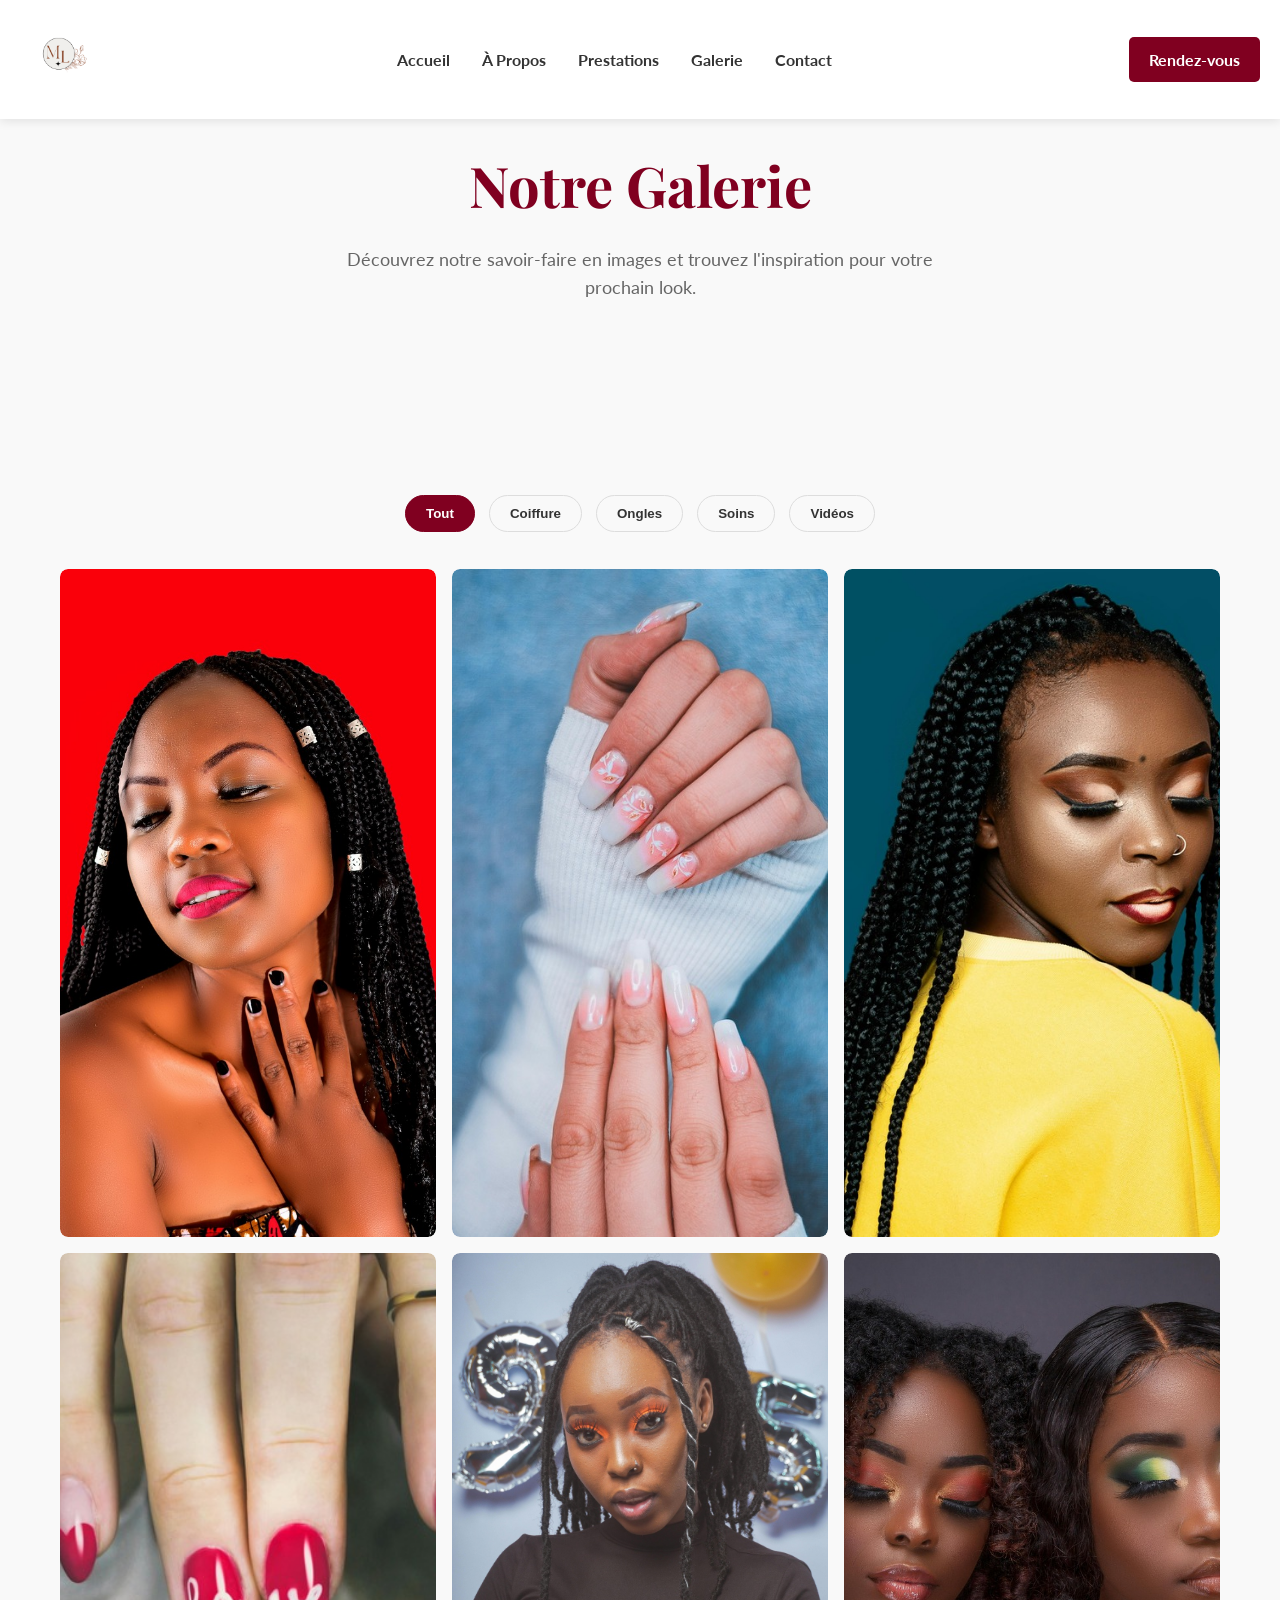
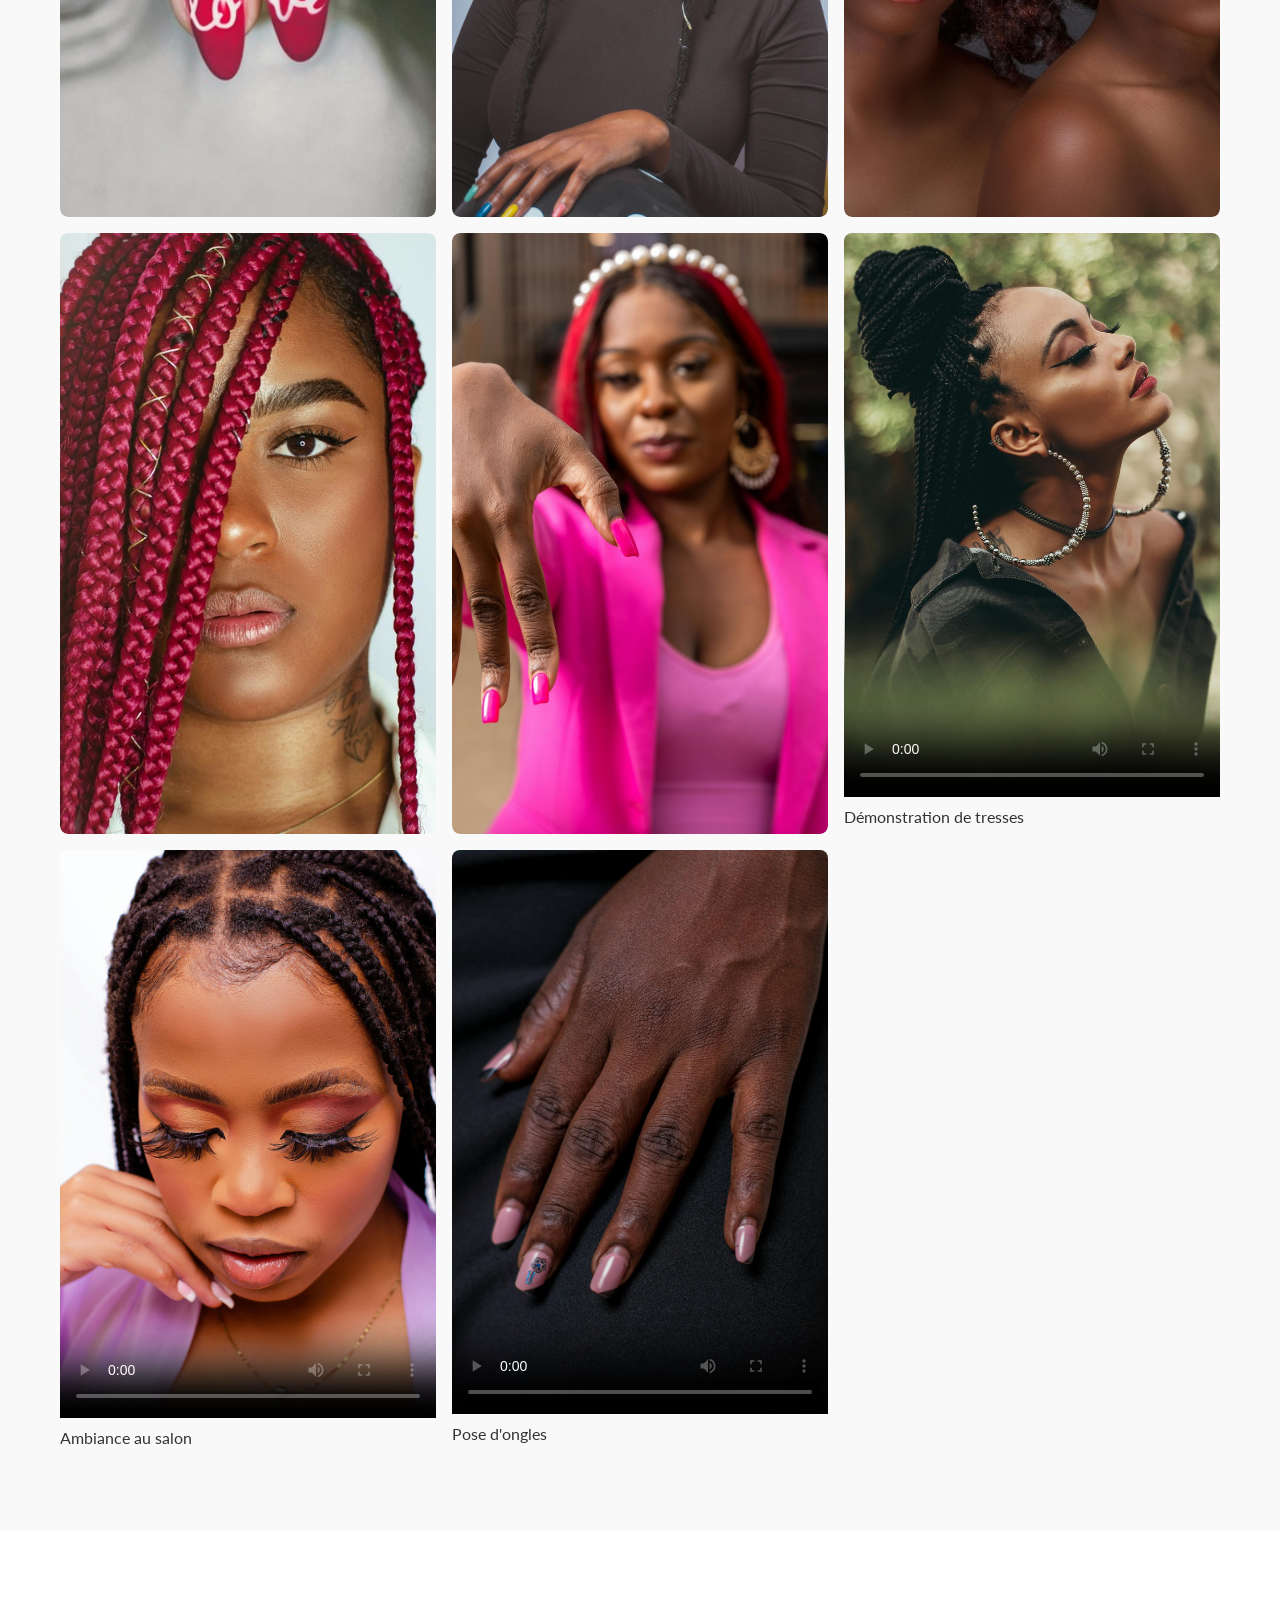
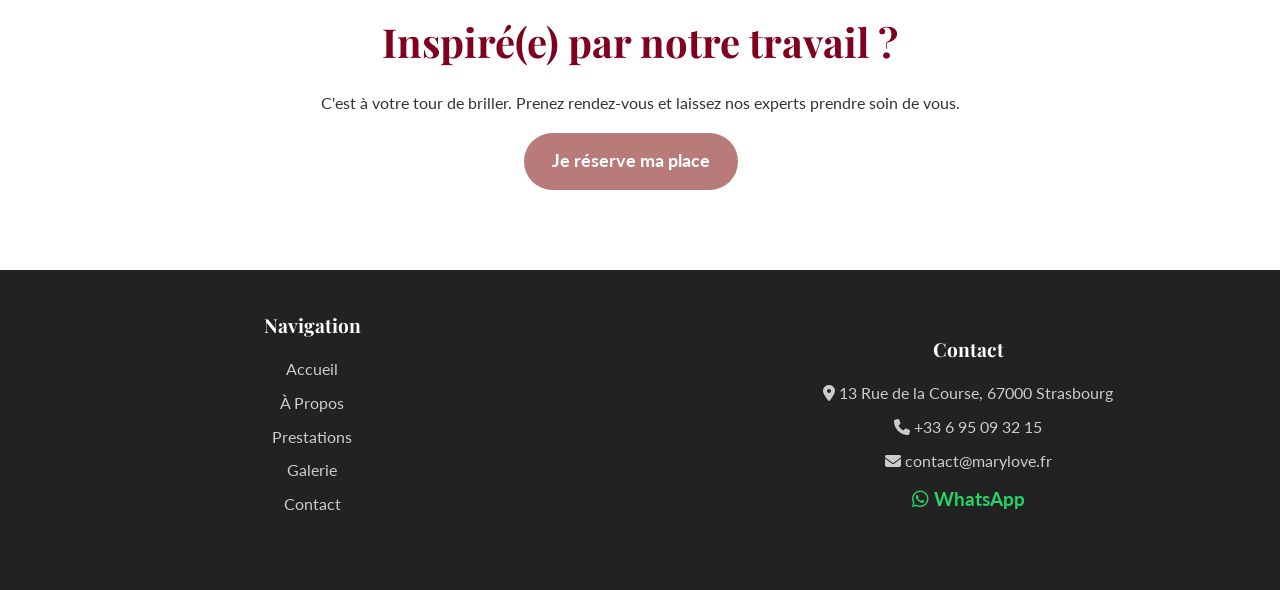
<file: galerie.html>
<!DOCTYPE html>
<html lang="fr">
<head>
    <meta charset="UTF-8">
    <meta name="viewport" content="width=device-width, initial-scale=1.0">
    <title>Galerie - Mary Love - Nos réalisations coiffure & beauté</title>
    <meta name="description" content="Parcourez la galerie de nos réalisations au salon Mary Love : photos de coiffures afro, tresses, locks, nail art, et transformations avant/après.">
    
    <!-- Google Fonts -->
    <link rel="preconnect" href="https://fonts.googleapis.com">
    <link rel="preconnect" href="https://fonts.gstatic.com" crossorigin>
    <link href="https://fonts.googleapis.com/css2?family=Playfair+Display:wght@700&family=Lato:wght@400;700&display=swap" rel="stylesheet">
    
    <!-- Font Awesome for icons -->
    <link rel="stylesheet" href="https://cdnjs.cloudflare.com/ajax/libs/font-awesome/6.5.1/css/all.min.css" integrity="sha512-DTOQO9RWCH3ppGqcWaEA1BIZOC6xxalwEsw9c2QQeAIftl+Vegovlnee1c9QX4TctnWMn13TZye+giMm8e2LwA==" crossorigin="anonymous" referrerpolicy="no-referrer" />
    
    <link rel="stylesheet" href="style.css">
</head>
<body>
    <header>
        <nav>
            <a href="index.html" class="logo"><img src="logo1.png" alt="Mary Love Logo"></a>
            <ul class="nav-links">
                <li><a href="index.html">Accueil</a></li>
                <li><a href="a-propos.html">À Propos</a></li>
                <li><a href="prestations.html">Prestations</a></li>
                <li><a href="galerie.html" class="active">Galerie</a></li>
                <li><a href="contact.html">Contact</a></li>
            </ul>
            <a href="contact.html" class="cta-button">Rendez-vous</a>
            <button class="burger" aria-label="Menu">
                <i class="fas fa-bars"></i>
            </button>
        </nav>
    </header>

    <main>
        <section class="page-header">
            <div class="container">
                <h1 class="reveal">Notre Galerie</h1>
                <p class="section-subtitle reveal">Découvrez notre savoir-faire en images et trouvez l'inspiration pour votre prochain look.</p>
            </div>
        </section>
        
        <section id="gallery">
             <div class="container">
                <div class="filter-buttons reveal">
                    <button class="filter-btn active" data-filter="all">Tout</button>
                    <button class="filter-btn" data-filter="coiffure">Coiffure</button>
                    <button class="filter-btn" data-filter="ongles">Ongles</button>
                    <button class="filter-btn" data-filter="soins">Soins</button>
                    <button class="filter-btn" data-filter="video">Vidéos</button>
                </div>

                <div class="gallery-grid">
                    <div class="gallery-item reveal" data-category="coiffure"><img src="gallery/tresses_braids_2.jpg" alt="Avant et après d'une coiffure sur cheveux afro crépus"></div>
                    <div class="gallery-item reveal" data-category="ongles"><img src="gallery/ongles2.jpg" alt="Manucure et nail art sur des mains de couleur"></div>
                    <div class="gallery-item reveal" data-category="coiffure"><img src="gallery/tresses_braids_3.jpg" alt="Coiffure avec des tresses longues et soignées"></div>
                    <div class="gallery-item reveal" data-category="soins"><img src="gallery/salon_interieur_2.jpg" alt="Femme noire recevant un soin du visage relaxant au salon"></div>
                    <div class="gallery-item reveal" data-category="coiffure"><img src="gallery/tresses_braids_4.jpg" alt="Homme avec des locks soignées, coiffure afro masculine"></div>
                    <div class="gallery-item reveal" data-category="soins"><img src="gallery/salon_interieur_3.jpg" alt="Espace d'attente chic et accueillant du salon de coiffure"></div>
                    <div class="gallery-item reveal" data-category="coiffure"><img src="gallery/tresses_braids_5.jpg" alt="Gros plan sur des vanilles (twists) parfaites sur cheveux afro"></div>
                    <div class="gallery-item reveal" data-category="ongles"><img src="gallery/ongles3.jpg" alt="Manucure élégante rouge vin avec un accent doré"></div>
                    <div class="gallery-item reveal" data-category="video">
                        <video controls poster="gallery/salon_interieur_10.jpg" style="width:100%">
                            <source src="gallery/coiffure-tresses-1.mp4" type="video/mp4">
                            Votre navigateur ne supporte pas la vidéo.
                        </video>
                        <p class="video-caption">Démonstration de tresses</p>
                    </div>
                    <div class="gallery-item reveal" data-category="video">
                        <video controls poster="gallery/tresses_braids_6.jpg" style="width:100%">
                            <source src="gallery/vid-20250709-wa0003_aJsX9m6v.mp4" type="video/mp4">
                            Votre navigateur ne supporte pas la vidéo.
                        </video>
                        <p class="video-caption">Ambiance au salon</p>
                    </div>
                    <div class="gallery-item reveal" data-category="video">
                        <video controls poster="gallery/ongles4.jpg" style="width:100%">
                            <source src="gallery/vid-20250709-wa0014_g2cBibyQ.mp4" type="video/mp4">
                            Votre navigateur ne supporte pas la vidéo.
                        </video>
                        <p class="video-caption">Pose d'ongles</p>
                    </div>
                </div>
            </div>
        </section>

        <!-- Centrage de la section d'appel à l'action -->
        <section class="cta-section" style="text-align:center;">
          <div class="container">
            <h2 class="reveal">Inspiré(e) par notre travail ?</h2>
            <p>C'est à votre tour de briller. Prenez rendez-vous et laissez nos experts prendre soin de vous.</p>
            <a href="contact.html" class="cta-button-main" style="margin-top:1em;">Je réserve ma place</a>
          </div>
        </section>

    </main>

    <footer>
        <div class="footer-content" style="text-align:center;">
            <div class="footer-links" style="margin-bottom:1.5em;">
                <h4>Navigation</h4>
                <div style="display: flex; flex-direction: column; align-items: center; gap: 0.5em;">
                    <a href="index.html">Accueil</a>
                    <a href="a-propos.html">À Propos</a>
                    <a href="prestations.html">Prestations</a>
                    <a href="galerie.html">Galerie</a>
                    <a href="contact.html">Contact</a>
                </div>
            </div>
            <div class="footer-contact" style="margin-top:1.5em;">
                <h4>Contact</h4>
                <p><i class="fas fa-map-marker-alt"></i> 13 Rue de la Course, 67000 Strasbourg</p>
                <p><i class="fas fa-phone"></i> <a href="tel:+33695093215">+33 6 95 09 32 15</a></p>
                <p><i class="fas fa-envelope"></i> <a href="mailto:contact@marylove.fr">contact@marylove.fr</a></p>
                <p style="margin-top:0.7em;">
                    <a href="https://wa.me/33695093215" target="_blank" style="color:#25D366;font-weight:bold;text-decoration:none;font-size:1.2em;">
                        <i class="fab fa-whatsapp"></i> WhatsApp
                    </a>
                </p>
            </div>
        </div>
    </footer>

    <script src="script.js"></script>
    <style>
        .logo img { height: 80px !important; max-height: 80px !important; }
        @media (max-width: 700px) { .logo img { height: 48px !important; max-height: 48px !important; } }
        .footer-contact-row {
            display: flex;
            align-items: center;
            justify-content: space-between;
            flex-wrap: wrap;
        }
        .footer-contact-row .contact-infos {
            flex: 1 1 220px;
        }
        .footer-contact-row .whatsapp-footer {
            margin-left: 2em;
            text-align: right;
        }
    </style>
</body>
</html>
</file>
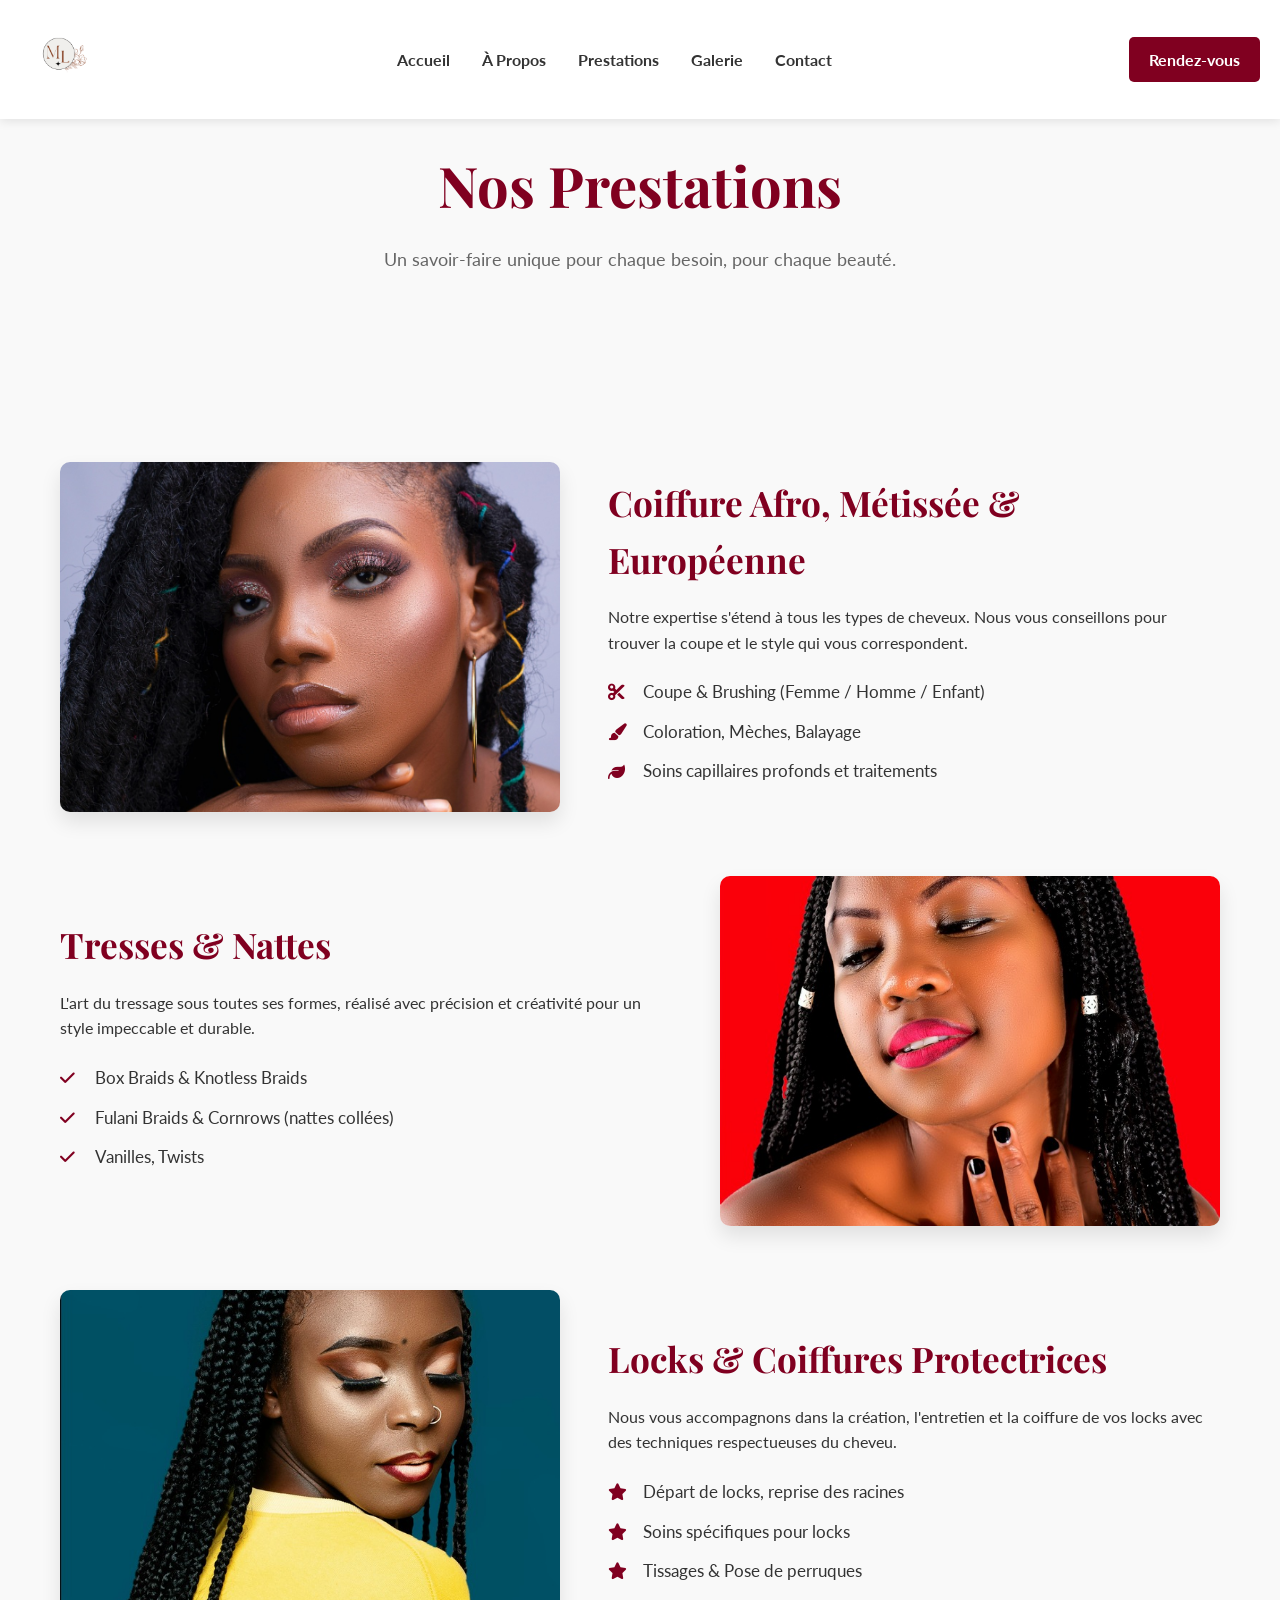
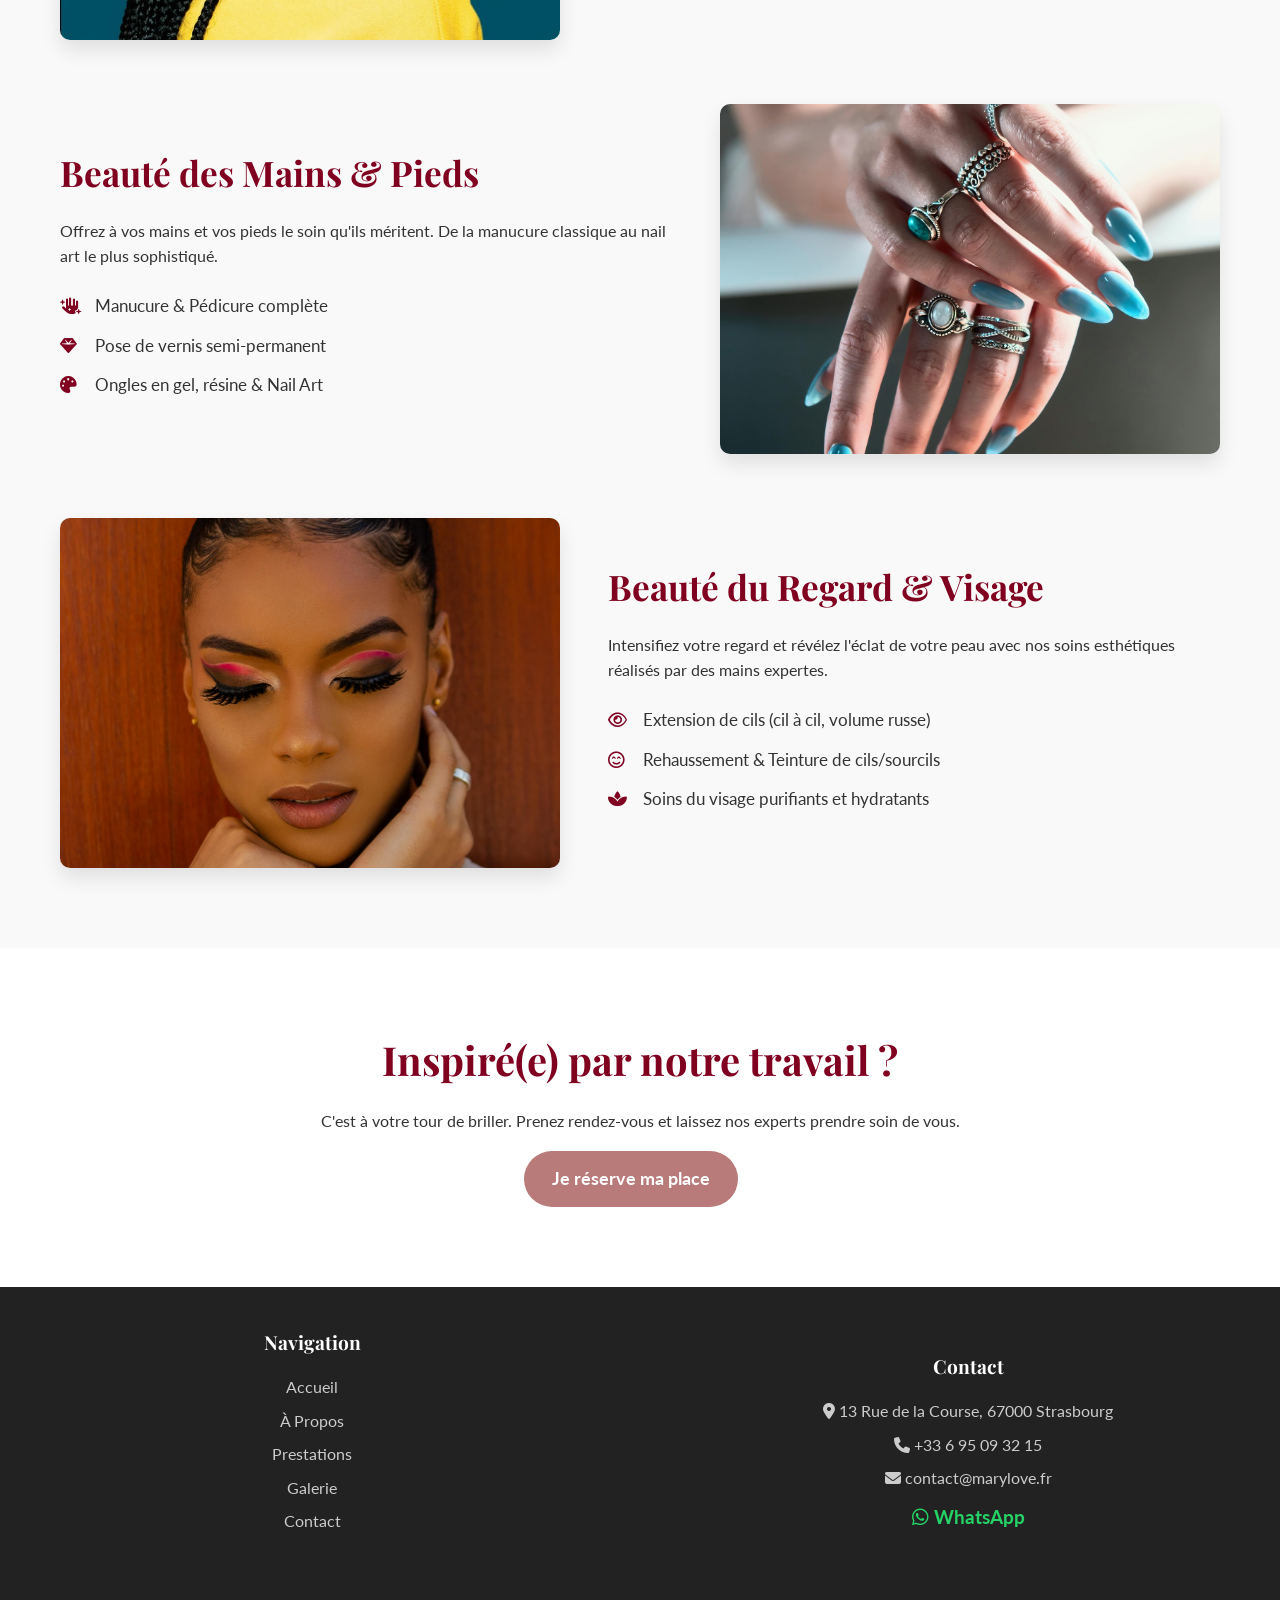
<file: prestations.html>
<!DOCTYPE html>
<html lang="fr">
<head>
    <meta charset="UTF-8">
    <meta name="viewport" content="width=device-width, initial-scale=1.0">
    <title>Nos Prestations - Mary Love - Coiffure, Ongles, Beauté à Strasbourg</title>
    <meta name="description" content="Explorez la liste complète de nos prestations : coiffure afro et européenne, tresses, locks, manucure, soins du visage et beauté du regard chez Mary Love à Strasbourg.">
    
    <!-- Google Fonts -->
    <link rel="preconnect" href="https://fonts.googleapis.com">
    <link rel="preconnect" href="https://fonts.gstatic.com" crossorigin>
    <link href="https://fonts.googleapis.com/css2?family=Playfair+Display:wght@700&family=Lato:wght@400;700&display=swap" rel="stylesheet">
    
    <!-- Font Awesome for icons -->
    <link rel="stylesheet" href="https://cdnjs.cloudflare.com/ajax/libs/font-awesome/6.5.1/css/all.min.css" integrity="sha512-DTOQO9RWCH3ppGqcWaEA1BIZOC6xxalwEsw9c2QQeAIftl+Vegovlnee1c9QX4TctnWMn13TZye+giMm8e2LwA==" crossorigin="anonymous" referrerpolicy="no-referrer" />
    
    <link rel="stylesheet" href="style.css">
    <style>
.logo img { height: 80px !important; max-height: 80px !important; }
@media (max-width: 700px) { .logo img { height: 48px !important; max-height: 48px !important; } }
.footer-contact-row {
  display: flex;
  align-items: center;
  justify-content: space-between;
  flex-wrap: wrap;
}
.footer-contact-row .contact-infos {
  flex: 1 1 220px;
}
.footer-contact-row .whatsapp-footer {
  margin-left: 2em;
  text-align: right;
}
</style>
</head>
<body>
    <header>
        <nav>
            <a href="index.html" class="logo"><img src="logo1.png" alt="Mary Love Logo"></a>
            <ul class="nav-links">
                <li><a href="index.html">Accueil</a></li>
                <li><a href="a-propos.html">À Propos</a></li>
                <li><a href="prestations.html">Prestations</a></li>
                <li><a href="galerie.html">Galerie</a></li>
                <li><a href="contact.html">Contact</a></li>
            </ul>
            <a href="contact.html" class="cta-button">Rendez-vous</a>
            <button class="burger" aria-label="Menu">
                <i class="fas fa-bars"></i>
            </button>
        </nav>
    </header>

    <main>
        <section class="page-header">
            <div class="container">
                <h1 class="reveal">Nos Prestations</h1>
                <p class="section-subtitle reveal">Un savoir-faire unique pour chaque besoin, pour chaque beauté.</p>
            </div>
        </section>

        <section id="services-details">
            <div class="container">
                <!-- Coiffure -->
                <div class="service-category reveal">
                    <img src="gallery/tresses_braids_1.jpg" alt="Coiffure afro et européenne">
                    <div class="service-category-text">
                        <h2>Coiffure Afro, Métissée & Européenne</h2>
                        <p>Notre expertise s'étend à tous les types de cheveux. Nous vous conseillons pour trouver la coupe et le style qui vous correspondent.</p>
                        <ul class="service-list">
                            <li><i class="fas fa-cut"></i> Coupe & Brushing (Femme / Homme / Enfant)</li>
                            <li><i class="fas fa-paint-brush"></i> Coloration, Mèches, Balayage</li>
                            <li><i class="fas fa-leaf"></i> Soins capillaires profonds et traitements</li>
                        </ul>
                    </div>
                </div>
                 <div class="service-category reverse reveal">
                    <img src="gallery/tresses_braids_2.jpg" alt="Tresses et nattes africaines">
                    <div class="service-category-text">
                        <h2>Tresses & Nattes</h2>
                        <p>L'art du tressage sous toutes ses formes, réalisé avec précision et créativité pour un style impeccable et durable.</p>
                        <ul class="service-list">
                            <li><i class="fas fa-check"></i> Box Braids & Knotless Braids</li>
                            <li><i class="fas fa-check"></i> Fulani Braids & Cornrows (nattes collées)</li>
                            <li><i class="fas fa-check"></i> Vanilles, Twists</li>
                        </ul>
                    </div>
                </div>
                <div class="service-category reveal">
                    <img src="gallery/tresses_braids_3.jpg" alt="Création et entretien de locks">
                    <div class="service-category-text">
                        <h2>Locks & Coiffures Protectrices</h2>
                        <p>Nous vous accompagnons dans la création, l'entretien et la coiffure de vos locks avec des techniques respectueuses du cheveu.</p>
                        <ul class="service-list">
                            <li><i class="fas fa-star"></i> Départ de locks, reprise des racines</li>
                            <li><i class="fas fa-star"></i> Soins spécifiques pour locks</li>
                            <li><i class="fas fa-star"></i> Tissages & Pose de perruques</li>
                        </ul>
                    </div>
                </div>
                <!-- Beauté -->
                <div class="service-category reverse reveal">
                    <img src="gallery/ongle1.jpg" alt="Manucure et nail art">
                    <div class="service-category-text">
                        <h2>Beauté des Mains & Pieds</h2>
                        <p>Offrez à vos mains et vos pieds le soin qu'ils méritent. De la manucure classique au nail art le plus sophistiqué.</p>
                        <ul class="service-list">
                            <li><i class="fas fa-hand-sparkles"></i> Manucure & Pédicure complète</li>
                            <li><i class="fas fa-gem"></i> Pose de vernis semi-permanent</li>
                            <li><i class="fas fa-palette"></i> Ongles en gel, résine & Nail Art</li>
                        </ul>
                    </div>
                </div>
                <div class="service-category reveal">
                    <img src="gallery/maquillage_naturel.jpg" alt="Beauté du regard">
                    <div class="service-category-text">
                        <h2>Beauté du Regard & Visage</h2>
                        <p>Intensifiez votre regard et révélez l'éclat de votre peau avec nos soins esthétiques réalisés par des mains expertes.</p>
                        <ul class="service-list">
                            <li><i class="far fa-eye"></i> Extension de cils (cil à cil, volume russe)</li>
                            <li><i class="far fa-smile-beam"></i> Rehaussement & Teinture de cils/sourcils</li>
                            <li><i class="fas fa-spa"></i> Soins du visage purifiants et hydratants</li>
                        </ul>
                    </div>
                </div>
            </div>
        </section>

        <!-- Centrage de la section d'appel à l'action -->
        <section class="cta-section" style="text-align:center;">
          <div class="container">
            <h2 class="reveal">Inspiré(e) par notre travail ?</h2>
            <p>C'est à votre tour de briller. Prenez rendez-vous et laissez nos experts prendre soin de vous.</p>
            <a href="contact.html" class="cta-button-main" style="margin-top:1em;">Je réserve ma place</a>
          </div>
        </section>

    </main>

    <footer>
        <div class="footer-content" style="text-align:center;">
            <div class="footer-links" style="margin-bottom:1.5em;">
                <h4>Navigation</h4>
                <div style="display: flex; flex-direction: column; align-items: center; gap: 0.5em;">
                    <a href="index.html">Accueil</a>
                    <a href="a-propos.html">À Propos</a>
                    <a href="prestations.html">Prestations</a>
                    <a href="galerie.html">Galerie</a>
                    <a href="contact.html">Contact</a>
                </div>
            </div>
            <div class="footer-contact" style="margin-top:1.5em;">
                <h4>Contact</h4>
                <p><i class="fas fa-map-marker-alt"></i> 13 Rue de la Course, 67000 Strasbourg</p>
                <p><i class="fas fa-phone"></i> <a href="tel:+33695093215">+33 6 95 09 32 15</a></p>
                <p><i class="fas fa-envelope"></i> <a href="mailto:contact@marylove.fr">contact@marylove.fr</a></p>
                <p style="margin-top:0.7em;">
                    <a href="https://wa.me/33695093215" target="_blank" style="color:#25D366;font-weight:bold;text-decoration:none;font-size:1.2em;">
                        <i class="fab fa-whatsapp"></i> WhatsApp
                    </a>
                </p>
            </div>
        </div>
    </footer>

    <script src="script.js"></script>
</body>
</html>
</file>
<file: style.css>
:root {
    --primary-color: #800020; /* Rouge vin */
    --secondary-color: #ffffff; /* Blanc */
    --text-color: #333;
    --background-light: #f9f9f9;
    --font-title: 'Playfair Display', serif;
    --font-body: 'Lato', sans-serif;
    --animation-duration: 0.8s;
}

* {
    margin: 0;
    padding: 0;
    box-sizing: border-box;
    scroll-behavior: smooth;
}

body {
    font-family: var(--font-body);
    color: var(--text-color);
    line-height: 1.6;
    overflow-x: hidden; /* Prevent horizontal scrollbar from animations */
}

.container {
    max-width: 1200px;
    margin: 0 auto;
    padding: 0 20px;
}

h1, h2, h3 {
    font-family: var(--font-title);
    color: var(--primary-color);
    margin-bottom: 1rem;
}

h2 {
    font-size: 2.5rem;
    text-align: center;
    margin-bottom: 1rem;
}

.section-subtitle {
    text-align: center;
    max-width: 600px;
    margin: 0 auto 3rem auto;
    font-size: 1.1rem;
    color: #666;
}

.page-header {
    padding: 140px 0 60px 0;
    background-color: var(--background-light);
    text-align: center;
}

.page-header h1 {
    font-size: 3.5rem;
}

section {
    padding: 80px 0;
}

section:nth-child(even) {
    background-color: var(--background-light);
}

/* Header & Navigation */
header {
    background: var(--secondary-color);
    box-shadow: 0 2px 10px rgba(0,0,0,0.1);
    position: fixed;
    width: 100%;
    top: 0;
    z-index: 1000;
    transition: background-color 0.3s, box-shadow 0.3s;
}

header.scrolled {
    background-color: rgba(255, 255, 255, 0.95);
    backdrop-filter: blur(5px);
    box-shadow: 0 4px 12px rgba(0,0,0,0.1);
}

nav {
    display: flex;
    justify-content: space-between;
    align-items: center;
    padding: 1rem 0;
    margin: 0 20px;
}

nav .logo img {
    height: 50px;
    transition: height 0.3s;
}

header.scrolled nav .logo img {
    height: 45px;
}

.nav-links {
    list-style: none;
    display: flex;
    gap: 2rem;
}

.nav-links a {
    text-decoration: none;
    color: var(--text-color);
    font-weight: bold;
    transition: color 0.3s ease;
    padding-bottom: 5px;
    border-bottom: 2px solid transparent;
}

.nav-links a:hover, .nav-links a.active {
    color: var(--primary-color);
    border-bottom-color: var(--primary-color);
}

.cta-button {
    background: var(--primary-color);
    color: var(--secondary-color);
    padding: 10px 20px;
    border-radius: 5px;
    text-decoration: none;
    font-weight: bold;
    transition: background-color 0.3s ease;
}

.cta-button:hover {
    background-color: #66001a;
}

.cta-button-main {
    background: var(--primary-color);
    color: var(--secondary-color);
    padding: 15px 30px;
    border-radius: 5px;
    text-decoration: none;
    font-weight: bold;
    font-size: 1.1rem;
    transition: transform 0.3s ease, background-color 0.3s ease;
    display: inline-block;
    border: none;
    cursor: pointer;
}

.cta-button-main:hover {
    background-color: #66001a;
    transform: translateY(-3px);
}

.cta-button-main-outline {
    background: transparent;
    color: var(--primary-color);
    padding: 13px 30px;
    border-radius: 5px;
    text-decoration: none;
    font-weight: bold;
    font-size: 1.1rem;
    transition: all 0.3s ease;
    display: inline-block;
    border: 2px solid var(--primary-color);
    cursor: pointer;
}

.cta-button-main-outline:hover {
    background: var(--primary-color);
    color: var(--secondary-color);
    transform: translateY(-3px);
}

.burger {
    display: none;
    font-size: 1.5rem;
    color: var(--primary-color);
    background: none;
    border: none;
    cursor: pointer;
}

/* Hero Section */
#hero {
    min-height: 100vh;
    display: flex;
    align-items: center;
    justify-content: center;
    text-align: center;
    color: var(--secondary-color);
    background: linear-gradient(rgba(0, 0, 0, 0.5), rgba(0, 0, 0, 0.5)), url('gallery/hero.png') no-repeat center center/cover;
    padding: 0 20px;
}

.hero-content {
    max-width: 800px;
}

.hero-content h1 {
    font-size: 4rem;
    color: var(--secondary-color);
    margin-bottom: 1rem;
}

.hero-content p {
    font-size: 1.2rem;
    margin-bottom: 2rem;
}

/* Scroll Reveal Animation */
.reveal {
    opacity: 0;
    transform: translateY(50px);
    transition: opacity var(--animation-duration) ease-out, transform var(--animation-duration) ease-out;
}

.reveal.visible {
    opacity: 1;
    transform: translateY(0);
}

.about-content.reverse {
    flex-direction: row-reverse;
}

/* About Section */
.about-content {
    display: flex;
    align-items: center;
    gap: 3rem;
    margin-top: 3rem;
}

.about-image {
    width: 45%;
    height: auto;
    border-radius: 10px;
    box-shadow: 0 10px 20px rgba(0,0,0,0.1);
}

.about-text {
    width: 55%;
}
.about-text h3 {
    font-size: 2rem;
}
.about-text p {
    margin-bottom: 1rem;
}

/* Home Sections */
#about-home, #services-home, #gallery-home {
    padding: 80px 0;
}
#services-home {
     background-color: var(--background-light);
}
#cta-contact {
    background: var(--primary-color);
    color: var(--secondary-color);
    padding: 60px 0;
}
#cta-contact h2 {
    color: var(--secondary-color);
}

/* Services Section */
.services-grid {
    display: grid;
    grid-template-columns: repeat(auto-fit, minmax(300px, 1fr));
    gap: 2rem;
    margin-top: 3rem;
}

.service-card {
    background: var(--secondary-color);
    border-radius: 10px;
    overflow: hidden;
    box-shadow: 0 5px 15px rgba(0,0,0,0.08);
    text-align: center;
    transition: transform 0.3s ease, box-shadow 0.3s ease;
}

.service-card:hover {
    transform: translateY(-10px);
    box-shadow: 0 15px 25px rgba(0,0,0,0.12);
}

.service-card img {
    width: 100%;
    height: 200px;
    object-fit: cover;
}

.service-card h3 {
    padding: 1rem 1rem 0.5rem 1rem;
}

.service-card p {
    padding: 0 1.5rem 1.5rem 1.5rem;
    font-size: 0.95rem;
}

/* Service Details Page */
.service-category {
    display: flex;
    gap: 3rem;
    align-items: center;
    margin-bottom: 4rem;
}
.service-category:last-child {
    margin-bottom: 0;
}
.service-category.reverse {
    flex-direction: row-reverse;
}
.service-category img {
    width: 45%;
    border-radius: 10px;
    box-shadow: 0 10px 20px rgba(0,0,0,0.1);
    height: 350px;
    object-fit: cover;
}
.service-category-text {
    width: 55%;
}
.service-category-text h2 {
    text-align: left;
    font-size: 2.2rem;
}
.service-list {
    list-style: none;
    padding-left: 0;
    margin-top: 1.5rem;
}
.service-list li {
    margin-bottom: 0.8rem;
    font-size: 1.05rem;
    display: flex;
    align-items: center;
}
.service-list i {
    color: var(--primary-color);
    margin-right: 15px;
    width: 20px;
}

/* Team Section */
#team {
    background-color: var(--background-light);
}
.team-grid {
    display: grid;
    grid-template-columns: repeat(auto-fit, minmax(220px, 1fr));
    gap: 2rem;
    margin-top: 3rem;
}
.team-member {
    text-align: center;
}
.team-member img {
    width: 100%;
    max-width: 200px;
    height: 200px;
    border-radius: 50%;
    object-fit: cover;
    margin-bottom: 1rem;
    border: 5px solid var(--secondary-color);
    box-shadow: 0 5px 15px rgba(0,0,0,0.1);
}
.team-member h4 {
    font-family: var(--font-title);
    font-size: 1.5rem;
    color: var(--primary-color);
    margin-bottom: 0.25rem;
}
.team-member p {
    color: #666;
}

/* Gallery Section */
.gallery-grid-home {
    display: grid;
    grid-template-columns: repeat(4, 1fr);
    gap: 1rem;
}
.gallery-grid-home img {
    width: 100%;
    height: 300px;
    object-fit: cover;
    border-radius: 8px;
    transition: transform 0.3s ease;
}
.gallery-grid-home img:hover {
    transform: scale(1.05);
}

.filter-buttons {
    text-align: center;
    margin-bottom: 2rem;
}
.filter-btn {
    background: transparent;
    border: 1px solid #ddd;
    color: var(--text-color);
    padding: 10px 20px;
    border-radius: 20px;
    margin: 5px;
    cursor: pointer;
    font-weight: bold;
    transition: all 0.3s;
}
.filter-btn:hover, .filter-btn.active {
    background: var(--primary-color);
    color: var(--secondary-color);
    border-color: var(--primary-color);
}

.gallery-grid {
    display: grid;
    grid-template-columns: repeat(auto-fill, minmax(300px, 1fr));
    gap: 1rem;
}

.gallery-item {
    border-radius: 8px;
    overflow: hidden;
    transition: transform 0.3s ease, opacity 0.3s ease, width 0.3s ease;
    cursor: pointer;
}
.gallery-item.hide {
    transform: scale(0.8);
    opacity: 0;
    width: 0;
    padding: 0;
    margin: 0;
    overflow: hidden;
}

.gallery-item img {
    width: 100%;
    height: 100%;
    object-fit: cover;
    display: block;
    transition: transform 0.3s;
}

.gallery-item:hover img {
    transform: scale(1.1);
}

.video-container {
    position: relative;
    width: 100%;
    height: 100%;
    background-color: #000;
}
.video-container video {
    width: 100%;
    height: 100%;
    object-fit: cover;
}
.video-container .play-button {
    position: absolute;
    top: 50%;
    left: 50%;
    transform: translate(-50%, -50%);
    font-size: 3rem;
    color: white;
    background: rgba(128, 0, 32, 0.7);
    width: 80px;
    height: 80px;
    border-radius: 50%;
    display: flex;
    justify-content: center;
    align-items: center;
    cursor: pointer;
    transition: all 0.3s;
}
.video-container:hover .play-button {
    transform: translate(-50%, -50%) scale(1.1);
    background: rgba(128, 0, 32, 0.9);
}
.video-container video[controls] ~ .play-button {
    display: none;
}

.gallery-grid img {
    width: 100%;
    height: 100%;
    object-fit: cover;
    border-radius: 8px;
    transition: transform 0.3s ease, opacity 0.3s ease;
    cursor: pointer;
}

.gallery-grid img:hover {
    transform: scale(1.05);
    opacity: 0.8;
}

/* Contact Section */
#contact {
    padding-bottom: 80px;
}
.contact-wrapper {
    display: flex;
    gap: 3rem;
    margin-top: 3rem;
    background: var(--secondary-color);
    padding: 3rem;
    border-radius: 10px;
    box-shadow: 0 10px 30px rgba(0,0,0,0.1);
}

.contact-info, .contact-form-container {
    width: 50%;
}
.contact-info p {
    margin-bottom: 1rem;
    display: flex;
    align-items: center;
    gap: 10px;
}
.contact-info i {
    color: var(--primary-color);
    width: 20px;
    text-align: center;
}
.contact-info a {
    color: var(--text-color);
    text-decoration: none;
}
.contact-info a:hover {
    color: var(--primary-color);
    text-decoration: underline;
}
.social-links {
    margin-top: 2rem;
}
.social-links a {
    color: var(--primary-color);
    font-size: 1.8rem;
    margin-right: 1.5rem;
    transition: color 0.3s;
}
.social-links a:hover {
    color: #66001a;
}
.contact-form-container h3 {
    margin-bottom: 0.5rem;
}

#contact-form input, #contact-form textarea {
    width: 100%;
    padding: 12px;
    margin-bottom: 1rem;
    border: 1px solid #ddd;
    border-radius: 5px;
    font-family: var(--font-body);
}

.planity-button {
    display: block;
    width: 100%;
    padding: 15px;
    background-color: #007bff;
    color: white;
    text-align: center;
    text-decoration: none;
    border-radius: 5px;
    font-weight: bold;
    margin-bottom: 1rem;
    transition: background-color 0.3s;
}
.planity-button:hover {
    background-color: #0056b3;
}

.or-separator {
    text-align: center;
    margin: 1.5rem 0;
    color: #999;
}
.or-separator span {
    background: var(--secondary-color);
    padding: 0 10px;
}

.map-container {
    margin-top: 4rem;
    text-align: center;
}

/* Footer */
footer {
    background: #222;
    color: #eee;
    text-align: center;
    padding: 40px 0 20px 0;
}

.footer-content {
    display: flex;
    justify-content: space-between;
    gap: 2rem;
    text-align: left;
    margin-bottom: 30px;
    flex-wrap: wrap;
}
.footer-logo, .footer-links, .footer-contact {
    flex: 1;
    min-width: 250px;
}
.footer-logo img {
    height: 50px;
    margin-bottom: 1rem;
}
.footer-links h4, .footer-contact h4 {
    font-family: var(--font-title);
    color: white;
    margin-bottom: 1rem;
    font-size: 1.2rem;
}
.footer-links ul {
    list-style: none;
}
.footer-links li {
    margin-bottom: 0.5rem;
}
.footer-links a, .footer-contact a {
    color: #ccc;
    text-decoration: none;
}
.footer-links a:hover, .footer-contact a:hover {
    color: white;
    text-decoration: underline;
}
.footer-contact p {
    margin-bottom: 0.5rem;
    color: #ccc;
}
.footer-contact .social-links {
    margin-top: 1rem;
}
.footer-contact .social-links a {
    color: white;
    font-size: 1.5rem;
}
.footer-bottom {
    border-top: 1px solid #444;
    padding-top: 20px;
    text-align: center;
}

footer a {
    color: #eee;
    text-decoration: none;
}

footer a:hover {
    text-decoration: underline;
}

/* --- Styles pour les sections enrichies de la page À propos --- */
.styled-section {
  background: #fff;
  border-radius: 16px;
  box-shadow: 0 2px 16px rgba(0,0,0,0.06);
  margin: 2.5rem 0;
  padding: 2rem 1.5rem;
}
.section-divider {
  border: none;
  border-top: 2px solid #e0b7b7;
  width: 60px;
  margin: 1rem 0 2rem 0;
}
.valeurs-list, .pourquoi-list {
  list-style: none;
  padding: 0;
  margin: 0;
}
.valeurs-list li, .pourquoi-list li {
  margin-bottom: 1rem;
  font-size: 1.1em;
  display: flex;
  align-items: center;
}
.valeur-icon {
  font-size: 1.3em;
  margin-right: 0.7em;
}
.experience-box, .engagement-box {
  background: #f7f3f3;
  border-left: 4px solid #e0b7b7;
  padding: 1.2rem 1.5rem;
  border-radius: 8px;
  margin-top: 1rem;
}
.temoignages-grid {
  display: flex;
  flex-wrap: wrap;
  gap: 1.5rem;
  margin-top: 1.5rem;
}
.temoignage-card {
  background: #f7f3f3;
  border-radius: 10px;
  box-shadow: 0 1px 6px rgba(224,183,183,0.10);
  padding: 1.2rem 1.5rem;
  font-style: italic;
  flex: 1 1 220px;
  min-width: 220px;
  border-left: 4px solid #e0b7b7;
}
.temoignage-card span {
  display: block;
  margin-top: 0.7em;
  font-style: normal;
  color: #b97a7a;
  font-weight: bold;
}
@media (max-width: 700px) {
  .temoignages-grid {
    flex-direction: column;
    gap: 1rem;
  }
  .styled-section {
    padding: 1.2rem 0.5rem;
  }
}

/* Responsive Design */
@media (max-width: 992px) {
    .page-header h1 { font-size: 2.8rem; }
    h2 { font-size: 2.2rem; }
    .hero-content h1 { font-size: 3.2rem; }
    .about-content { flex-direction: column; }
    .about-content.reverse { flex-direction: column; }
    .about-image, .about-text { width: 100%; max-width: 500px; margin: 0 auto; }
    .service-category, .service-category.reverse { flex-direction: column; }
    .service-category img, .service-category-text { width: 100%; max-width: 500px; margin: 0 auto; }
    .service-category-text h2 { text-align: center; }
    .contact-wrapper { flex-direction: column; }
    .contact-info, .contact-form-container { width: 100%; }
    .gallery-grid-home { grid-template-columns: repeat(2, 1fr); }
}

@media (max-width: 768px) {
    .nav-links {
        position: fixed;
        top: 0;
        left: -100%;
        width: 70%;
        height: 100vh;
        background: var(--secondary-color);
        flex-direction: column;
        justify-content: center;
        align-items: center;
        gap: 3rem;
        transition: left 0.5s ease-in-out;
        box-shadow: 2px 0 10px rgba(0,0,0,0.1);
    }

    .nav-links.active {
        left: 0;
    }

    .nav-links a { font-size: 1.2rem; }
    
    .cta-button { display: none; }
    .burger { display: block; }
    #hero { min-height: 80vh; }
    .hero-content h1 { font-size: 2.8rem; }
    section { padding: 60px 0; }
    #about-home, #services-home, #gallery-home { padding: 60px 0; }
    .page-header { padding: 120px 0 40px 0; }
    #contact { padding-bottom: 60px; }
    .footer-content {
        flex-direction: column;
        text-align: center;
    }
    .footer-logo, .footer-links, .footer-contact {
        min-width: 100%;
        margin-bottom: 1rem;
    }
    .footer-contact .social-links {
        justify-content: center;
        display: flex;
    }
}

@media (max-width: 480px) {
    h2 { font-size: 1.8rem; }
    .hero-content h1 { font-size: 2.2rem; }
    .hero-content p { font-size: 1rem; }
    .contact-wrapper { padding: 2rem 1.5rem; }
    nav { margin: 0 15px; }
    .container { padding: 0 15px; }
    .nav-links { width: 80%; }
    .gallery-grid-home { grid-template-columns: 1fr; }
    .gallery-grid-home img { height: 250px; }
}

/* --- Styles page d'accueil home.html --- */
.hero-home {
  display: flex;
  align-items: center;
  justify-content: space-between;
  background: linear-gradient(90deg, #f7f3f3 60%, #e0b7b7 100%);
  padding: 3rem 2rem 2rem 2rem;
  border-radius: 18px;
  margin: 2rem 0 2.5rem 0;
  flex-wrap: wrap;
}
.hero-content {
  max-width: 420px;
}
.hero-content h1 {
  font-size: 2.7em;
  margin-bottom: 0.3em;
  color: #b97a7a;
}
.hero-content p {
  font-size: 1.3em;
  margin-bottom: 1.2em;
}
.cta-button-main {
  background: #b97a7a;
  color: #fff;
  padding: 0.8em 1.6em;
  border-radius: 30px;
  font-weight: bold;
  text-decoration: none;
  margin-right: 1em;
  transition: background 0.2s;
  display: inline-block;
}
.cta-button-main:hover {
  background: #e0b7b7;
  color: #b97a7a;
}
.cta-button-secondary {
  background: #fff;
  color: #b97a7a;
  border: 2px solid #b97a7a;
  padding: 0.7em 1.4em;
  border-radius: 30px;
  font-weight: bold;
  text-decoration: none;
  margin-top: 1em;
  display: inline-block;
  transition: background 0.2s, color 0.2s;
}
.cta-button-secondary:hover {
  background: #b97a7a;
  color: #fff;
}
.hero-img {
  max-width: 350px;
  border-radius: 18px;
  box-shadow: 0 4px 24px rgba(185,122,122,0.13);
  margin-left: 2.5rem;
}
.home-section {
  margin: 3rem 0;
  padding: 2rem 0;
}
.home-prestations-grid {
  display: flex;
  gap: 2rem;
  margin: 2rem 0 1.5rem 0;
  flex-wrap: wrap;
}
.home-presta-card {
  background: #fff;
  border-radius: 12px;
  box-shadow: 0 2px 12px rgba(224,183,183,0.10);
  padding: 1.2rem 1rem;
  text-align: center;
  flex: 1 1 180px;
  min-width: 180px;
}
.home-presta-card img {
  width: 90px;
  height: 90px;
  object-fit: cover;
  border-radius: 50%;
  margin-bottom: 0.7em;
  border: 2px solid #e0b7b7;
}
.home-galerie-grid {
  display: flex;
  gap: 1.2rem;
  margin: 2rem 0 1.5rem 0;
  flex-wrap: wrap;
}
.home-galerie-grid img {
  width: 120px;
  height: 120px;
  object-fit: cover;
  border-radius: 12px;
  box-shadow: 0 1px 6px rgba(224,183,183,0.10);
}
.home-avis-grid {
  display: flex;
  gap: 1.5rem;
  margin: 2rem 0 1.5rem 0;
  flex-wrap: wrap;
}
.home-avis-grid blockquote {
  background: #f7f3f3;
  border-left: 4px solid #e0b7b7;
  border-radius: 10px;
  padding: 1.2rem 1.5rem;
  font-style: italic;
  flex: 1 1 220px;
  min-width: 220px;
  box-shadow: 0 1px 6px rgba(224,183,183,0.10);
}
.home-avis-grid span {
  display: block;
  margin-top: 0.7em;
  font-style: normal;
  color: #b97a7a;
  font-weight: bold;
}
.home-contact {
  text-align: center;
  margin-top: 2.5rem;
}
@media (max-width: 900px) {
  .hero-home {
    flex-direction: column;
    align-items: flex-start;
    padding: 2rem 0.5rem 1.5rem 0.5rem;
  }
  .hero-img {
    margin-left: 0;
    margin-top: 1.5rem;
    max-width: 100%;
  }
  .home-prestations-grid, .home-galerie-grid, .home-avis-grid {
    flex-direction: column;
    gap: 1rem;
  }
}

/* --- HERO MODERNE --- */
.hero-modern {
  position: relative;
  display: flex;
  align-items: center;
  justify-content: flex-start;
  min-height: 420px;
  background: linear-gradient(90deg, #f7f3f3 60%, #e0b7b7 100%);
  border-radius: 20px;
  margin: 2.5rem 0 3rem 0;
  overflow: hidden;
  box-shadow: 0 4px 24px rgba(185,122,122,0.10);
}
.hero-bg-overlay {
  position: absolute;
  top: 0; left: 0; right: 0; bottom: 0;
  background: linear-gradient(120deg, rgba(224,183,183,0.18) 0%, rgba(185,122,122,0.10) 100%);
  z-index: 1;
}
.hero-modern-content {
  position: relative;
  z-index: 2;
  max-width: 480px;
  padding: 2.5rem 2rem;
}
.hero-title {
  font-size: 2.7em;
  color: #b97a7a;
  margin-bottom: 0.3em;
  font-weight: 700;
}
.hero-subtitle {
  font-size: 1.3em;
  margin-bottom: 1.5em;
  color: #6d4c4c;
}
.hero-actions {
  display: flex;
  gap: 1.2em;
}
.hero-modern-img {
  position: absolute;
  right: 0;
  bottom: 0;
  width: 380px;
  max-width: 45vw;
  border-radius: 20px 0 0 20px;
  box-shadow: 0 4px 24px rgba(185,122,122,0.13);
  z-index: 2;
}
@media (max-width: 900px) {
  .hero-modern {
    flex-direction: column;
    min-height: 320px;
    padding: 0;
  }
  .hero-modern-img {
    position: static;
    width: 100%;
    max-width: 100%;
    border-radius: 0 0 20px 20px;
    margin-top: 1.5rem;
  }
  .hero-modern-content {
    padding: 2rem 1rem 1rem 1rem;
  }
}
/* --- PRESENTATION RAPIDE --- */
.home-intro .intro-flex {
  display: flex;
  align-items: center;
  gap: 2.5rem;
  flex-wrap: wrap;
}
.home-intro .intro-text {
  flex: 1 1 320px;
}
.home-intro .intro-img {
  flex: 1 1 220px;
  text-align: right;
}
.home-intro .intro-img img {
  max-width: 260px;
  border-radius: 16px;
  box-shadow: 0 2px 12px rgba(224,183,183,0.10);
}
@media (max-width: 900px) {
  .home-intro .intro-flex {
    flex-direction: column;
    gap: 1.2rem;
  }
  .home-intro .intro-img {
    text-align: center;
  }
}
/* --- SERVICES PHARES EN CARDS --- */
.home-services .services-cards {
  display: flex;
  gap: 2rem;
  margin: 2rem 0 1.5rem 0;
  flex-wrap: wrap;
  justify-content: center;
}
.service-card {
  background: #fff;
  border-radius: 14px;
  box-shadow: 0 2px 12px rgba(224,183,183,0.10);
  padding: 1.5rem 1.2rem;
  text-align: center;
  flex: 1 1 210px;
  min-width: 210px;
  max-width: 260px;
  transition: transform 0.15s, box-shadow 0.15s;
}
.service-card:hover {
  transform: translateY(-6px) scale(1.03);
  box-shadow: 0 6px 24px rgba(185,122,122,0.13);
}
.service-card img {
  width: 90px;
  height: 90px;
  object-fit: cover;
  border-radius: 50%;
  margin-bottom: 0.7em;
  border: 2px solid #e0b7b7;
}
.service-card h3 {
  margin: 0.7em 0 0.3em 0;
  color: #b97a7a;
}
.service-card p {
  color: #6d4c4c;
  font-size: 1em;
}
.centered {
  text-align: center;
  margin-top: 1.5rem;
}
/* --- GALERIE MOSAÏQUE --- */
.galerie-mosaic {
  display: grid;
  grid-template-columns: repeat(auto-fit, minmax(120px, 1fr));
  gap: 1.2rem;
  margin: 2rem 0 1.5rem 0;
}
.galerie-mosaic img {
  width: 100%;
  height: 120px;
  object-fit: cover;
  border-radius: 12px;
  box-shadow: 0 1px 6px rgba(224,183,183,0.10);
  transition: transform 0.15s;
}
.galerie-mosaic img:hover {
  transform: scale(1.07);
}
/* --- TITRES ET ICONES --- */
.section-title {
  font-size: 2em;
  color: #b97a7a;
  margin-bottom: 1.2rem;
  display: flex;
  align-items: center;
  gap: 0.5em;
}
.icon {
  font-size: 1.2em;
  vertical-align: middle;
}
/* --- AUTRES --- */
@media (max-width: 900px) {
  .home-services .services-cards {
    flex-direction: column;
    gap: 1rem;
  }
  .galerie-mosaic {
    grid-template-columns: repeat(auto-fit, minmax(120px, 1fr));
    gap: 0.7rem;
  }
}

/* --- CENTRAGE ET HARMONISATION PAGE HOME --- */
.hero-centered, .hero-modern-content-centered, .hero-actions-centered, .hero-modern-img-centered {
  display: flex;
  flex-direction: column;
  align-items: center;
  justify-content: center;
  text-align: center;
}
.hero-modern-content-centered {
  width: 100%;
  max-width: 600px;
  margin: 0 auto;
  padding: 2.5rem 1rem;
}
.hero-modern-img-centered {
  position: static;
  margin: 2rem auto 0 auto;
  width: 320px;
  max-width: 90vw;
  border-radius: 20px;
  box-shadow: 0 4px 24px rgba(185,122,122,0.13);
}
.hero-actions-centered {
  flex-direction: row;
  gap: 1.2em;
  justify-content: center;
  margin-top: 1.2em;
}
.section-title-centered, .home-section.home-intro-centered h2, .home-section.home-services-centered h2, .home-section.home-galerie-centered h2, .home-section.home-avis-centered h2, .home-section.home-contact-centered h2 {
  text-align: center;
  margin-left: auto;
  margin-right: auto;
}
.intro-flex-centered {
  justify-content: center;
  align-items: center;
  text-align: center;
}
.intro-text-centered {
  margin: 0 auto 1.5rem auto;
}
.intro-img-centered img {
  margin: 0 auto;
}
.services-cards-centered {
  justify-content: center;
}
.service-card-centered {
  margin-left: auto;
  margin-right: auto;
}
.galerie-mosaic-centered {
  margin-left: auto;
  margin-right: auto;
}
.home-avis-grid-centered {
  justify-content: center;
}
.home-contact-centered {
  text-align: center;
}
@media (max-width: 900px) {
  .hero-modern-img-centered {
    width: 100%;
    max-width: 100%;
    margin-top: 1.5rem;
  }
}

/* --- Image d'en-tête page contact --- */
.contact-header-img {
  width: 100%;
  text-align: center;
  margin-bottom: 2.5rem;
  margin-top: 1.5rem;
}
.contact-header-img img {
  max-width: 600px;
  width: 95%;
  height: auto;
  border-radius: 18px;
  box-shadow: 0 2px 12px rgba(224,183,183,0.10);
  object-fit: cover;
  display: inline-block;
}
@media (max-width: 700px) {
  .contact-header-img img {
    max-width: 100%;
    border-radius: 12px;
  }
  .contact-header-img {
    margin-bottom: 1.2rem;
    margin-top: 1rem;
  }
}

/* --- Logo header --- */
.logo img {
  height: 1320px;
  max-height: 1320px;
  width: auto;
  max-width: 3120px;
  display: inline-block;
}
@media (max-width: 700px) {
  .logo img {
    height: 768px;
    max-height: 768px;
    max-width: 1800px;
  }
}
/* --- Logo footer --- */
.footer-logo img {
  height: 220px;
  max-height: 220px;
  width: auto;
  max-width: 520px;
  display: inline-block;
}
@media (max-width: 700px) {
  .footer-logo img {
    height: 128px;
    max-height: 128px;
    max-width: 300px;
  }
}
</file>
<file: dev/style.css>
:root {
    --primary-color: #800020; /* Rouge vin */
    --secondary-color: #ffffff; /* Blanc */
    --text-color: #333;
    --background-light: #f9f9f9;
    --font-title: 'Playfair Display', serif;
    --font-body: 'Lato', sans-serif;
    --animation-duration: 0.8s;
}

* {
    margin: 0;
    padding: 0;
    box-sizing: border-box;
    scroll-behavior: smooth;
}

body {
    font-family: var(--font-body);
    color: var(--text-color);
    line-height: 1.6;
    overflow-x: hidden; /* Prevent horizontal scrollbar from animations */
}

.container {
    max-width: 1200px;
    margin: 0 auto;
    padding: 0 20px;
}

h1, h2, h3 {
    font-family: var(--font-title);
    color: var(--primary-color);
    margin-bottom: 1rem;
}

h2 {
    font-size: 2.5rem;
    text-align: center;
    margin-bottom: 1rem;
}

.section-subtitle {
    text-align: center;
    max-width: 600px;
    margin: 0 auto 3rem auto;
    font-size: 1.1rem;
    color: #666;
}

.page-header {
    padding: 140px 0 60px 0;
    background-color: var(--background-light);
    text-align: center;
}

.page-header h1 {
    font-size: 3.5rem;
}

section {
    padding: 80px 0;
}

section:nth-child(even) {
    background-color: var(--background-light);
}

/* Header & Navigation */
header {
    background: var(--secondary-color);
    box-shadow: 0 2px 10px rgba(0,0,0,0.1);
    position: fixed;
    width: 100%;
    top: 0;
    z-index: 1000;
    transition: background-color 0.3s, box-shadow 0.3s;
}

header.scrolled {
    background-color: rgba(255, 255, 255, 0.95);
    backdrop-filter: blur(5px);
    box-shadow: 0 4px 12px rgba(0,0,0,0.1);
}

nav {
    display: flex;
    justify-content: space-between;
    align-items: center;
    padding: 1rem 0;
    margin: 0 20px;
}

nav .logo img {
    height: 50px;
    transition: height 0.3s;
}

header.scrolled nav .logo img {
    height: 45px;
}

.nav-links {
    list-style: none;
    display: flex;
    gap: 2rem;
}

.nav-links a {
    text-decoration: none;
    color: var(--text-color);
    font-weight: bold;
    transition: color 0.3s ease;
    padding-bottom: 5px;
    border-bottom: 2px solid transparent;
}

.nav-links a:hover, .nav-links a.active {
    color: var(--primary-color);
    border-bottom-color: var(--primary-color);
}

.cta-button {
    background: var(--primary-color);
    color: var(--secondary-color);
    padding: 10px 20px;
    border-radius: 5px;
    text-decoration: none;
    font-weight: bold;
    transition: background-color 0.3s ease;
}

.cta-button:hover {
    background-color: #66001a;
}

.cta-button-main {
    background: var(--primary-color);
    color: var(--secondary-color);
    padding: 15px 30px;
    border-radius: 5px;
    text-decoration: none;
    font-weight: bold;
    font-size: 1.1rem;
    transition: transform 0.3s ease, background-color 0.3s ease;
    display: inline-block;
    border: none;
    cursor: pointer;
}

.cta-button-main:hover {
    background-color: #66001a;
    transform: translateY(-3px);
}

.cta-button-main-outline {
    background: transparent;
    color: var(--primary-color);
    padding: 13px 30px;
    border-radius: 5px;
    text-decoration: none;
    font-weight: bold;
    font-size: 1.1rem;
    transition: all 0.3s ease;
    display: inline-block;
    border: 2px solid var(--primary-color);
    cursor: pointer;
}

.cta-button-main-outline:hover {
    background: var(--primary-color);
    color: var(--secondary-color);
    transform: translateY(-3px);
}

.burger {
    display: none;
    font-size: 1.5rem;
    color: var(--primary-color);
    background: none;
    border: none;
    cursor: pointer;
}

/* Hero Section */
#hero {
    min-height: 100vh;
    display: flex;
    align-items: center;
    justify-content: center;
    text-align: center;
    color: var(--secondary-color);
    background: linear-gradient(rgba(0, 0, 0, 0.5), rgba(0, 0, 0, 0.5)), url('gallery/hero.png') no-repeat center center/cover;
    padding: 0 20px;
}

.hero-content {
    max-width: 800px;
}

.hero-content h1 {
    font-size: 4rem;
    color: var(--secondary-color);
    margin-bottom: 1rem;
}

.hero-content p {
    font-size: 1.2rem;
    margin-bottom: 2rem;
}

/* Scroll Reveal Animation */
.reveal {
    opacity: 0;
    transform: translateY(50px);
    transition: opacity var(--animation-duration) ease-out, transform var(--animation-duration) ease-out;
}

.reveal.visible {
    opacity: 1;
    transform: translateY(0);
}

.about-content.reverse {
    flex-direction: row-reverse;
}

/* About Section */
.about-content {
    display: flex;
    align-items: center;
    gap: 3rem;
    margin-top: 3rem;
}

.about-image {
    width: 45%;
    height: auto;
    border-radius: 10px;
    box-shadow: 0 10px 20px rgba(0,0,0,0.1);
}

.about-text {
    width: 55%;
}
.about-text h3 {
    font-size: 2rem;
}
.about-text p {
    margin-bottom: 1rem;
}

/* Home Sections */
#about-home, #services-home, #gallery-home {
    padding: 80px 0;
}
#services-home {
     background-color: var(--background-light);
}
#cta-contact {
    background: var(--primary-color);
    color: var(--secondary-color);
    padding: 60px 0;
}
#cta-contact h2 {
    color: var(--secondary-color);
}

/* Services Section */
.services-grid {
    display: grid;
    grid-template-columns: repeat(auto-fit, minmax(300px, 1fr));
    gap: 2rem;
    margin-top: 3rem;
}

.service-card {
    background: var(--secondary-color);
    border-radius: 10px;
    overflow: hidden;
    box-shadow: 0 5px 15px rgba(0,0,0,0.08);
    text-align: center;
    transition: transform 0.3s ease, box-shadow 0.3s ease;
}

.service-card:hover {
    transform: translateY(-10px);
    box-shadow: 0 15px 25px rgba(0,0,0,0.12);
}

.service-card img {
    width: 100%;
    height: 200px;
    object-fit: cover;
}

.service-card h3 {
    padding: 1rem 1rem 0.5rem 1rem;
}

.service-card p {
    padding: 0 1.5rem 1.5rem 1.5rem;
    font-size: 0.95rem;
}

/* Service Details Page */
.service-category {
    display: flex;
    gap: 3rem;
    align-items: center;
    margin-bottom: 4rem;
}
.service-category:last-child {
    margin-bottom: 0;
}
.service-category.reverse {
    flex-direction: row-reverse;
}
.service-category img {
    width: 45%;
    border-radius: 10px;
    box-shadow: 0 10px 20px rgba(0,0,0,0.1);
    height: 350px;
    object-fit: cover;
}
.service-category-text {
    width: 55%;
}
.service-category-text h2 {
    text-align: left;
    font-size: 2.2rem;
}
.service-list {
    list-style: none;
    padding-left: 0;
    margin-top: 1.5rem;
}
.service-list li {
    margin-bottom: 0.8rem;
    font-size: 1.05rem;
    display: flex;
    align-items: center;
}
.service-list i {
    color: var(--primary-color);
    margin-right: 15px;
    width: 20px;
}

/* Team Section */
#team {
    background-color: var(--background-light);
}
.team-grid {
    display: grid;
    grid-template-columns: repeat(auto-fit, minmax(220px, 1fr));
    gap: 2rem;
    margin-top: 3rem;
}
.team-member {
    text-align: center;
}
.team-member img {
    width: 100%;
    max-width: 200px;
    height: 200px;
    border-radius: 50%;
    object-fit: cover;
    margin-bottom: 1rem;
    border: 5px solid var(--secondary-color);
    box-shadow: 0 5px 15px rgba(0,0,0,0.1);
}
.team-member h4 {
    font-family: var(--font-title);
    font-size: 1.5rem;
    color: var(--primary-color);
    margin-bottom: 0.25rem;
}
.team-member p {
    color: #666;
}

/* Gallery Section */
.gallery-grid-home {
    display: grid;
    grid-template-columns: repeat(4, 1fr);
    gap: 1rem;
}
.gallery-grid-home img {
    width: 100%;
    height: 300px;
    object-fit: cover;
    border-radius: 8px;
    transition: transform 0.3s ease;
}
.gallery-grid-home img:hover {
    transform: scale(1.05);
}

.filter-buttons {
    text-align: center;
    margin-bottom: 2rem;
}
.filter-btn {
    background: transparent;
    border: 1px solid #ddd;
    color: var(--text-color);
    padding: 10px 20px;
    border-radius: 20px;
    margin: 5px;
    cursor: pointer;
    font-weight: bold;
    transition: all 0.3s;
}
.filter-btn:hover, .filter-btn.active {
    background: var(--primary-color);
    color: var(--secondary-color);
    border-color: var(--primary-color);
}

.gallery-grid {
    display: grid;
    grid-template-columns: repeat(auto-fill, minmax(300px, 1fr));
    gap: 1rem;
}

.gallery-item {
    border-radius: 8px;
    overflow: hidden;
    transition: transform 0.3s ease, opacity 0.3s ease, width 0.3s ease;
    cursor: pointer;
}
.gallery-item.hide {
    transform: scale(0.8);
    opacity: 0;
    width: 0;
    padding: 0;
    margin: 0;
    overflow: hidden;
}

.gallery-item img {
    width: 100%;
    height: 100%;
    object-fit: cover;
    display: block;
    transition: transform 0.3s;
}

.gallery-item:hover img {
    transform: scale(1.1);
}

.video-container {
    position: relative;
    width: 100%;
    height: 100%;
    background-color: #000;
}
.video-container video {
    width: 100%;
    height: 100%;
    object-fit: cover;
}
.video-container .play-button {
    position: absolute;
    top: 50%;
    left: 50%;
    transform: translate(-50%, -50%);
    font-size: 3rem;
    color: white;
    background: rgba(128, 0, 32, 0.7);
    width: 80px;
    height: 80px;
    border-radius: 50%;
    display: flex;
    justify-content: center;
    align-items: center;
    cursor: pointer;
    transition: all 0.3s;
}
.video-container:hover .play-button {
    transform: translate(-50%, -50%) scale(1.1);
    background: rgba(128, 0, 32, 0.9);
}
.video-container video[controls] ~ .play-button {
    display: none;
}

.gallery-grid img {
    width: 100%;
    height: 100%;
    object-fit: cover;
    border-radius: 8px;
    transition: transform 0.3s ease, opacity 0.3s ease;
    cursor: pointer;
}

.gallery-grid img:hover {
    transform: scale(1.05);
    opacity: 0.8;
}

/* Contact Section */
#contact {
    padding-bottom: 80px;
}
.contact-wrapper {
    display: flex;
    gap: 3rem;
    margin-top: 3rem;
    background: var(--secondary-color);
    padding: 3rem;
    border-radius: 10px;
    box-shadow: 0 10px 30px rgba(0,0,0,0.1);
}

.contact-info, .contact-form-container {
    width: 50%;
}
.contact-info p {
    margin-bottom: 1rem;
    display: flex;
    align-items: center;
    gap: 10px;
}
.contact-info i {
    color: var(--primary-color);
    width: 20px;
    text-align: center;
}
.contact-info a {
    color: var(--text-color);
    text-decoration: none;
}
.contact-info a:hover {
    color: var(--primary-color);
    text-decoration: underline;
}
.social-links {
    margin-top: 2rem;
}
.social-links a {
    color: var(--primary-color);
    font-size: 1.8rem;
    margin-right: 1.5rem;
    transition: color 0.3s;
}
.social-links a:hover {
    color: #66001a;
}
.contact-form-container h3 {
    margin-bottom: 0.5rem;
}

#contact-form input, #contact-form textarea {
    width: 100%;
    padding: 12px;
    margin-bottom: 1rem;
    border: 1px solid #ddd;
    border-radius: 5px;
    font-family: var(--font-body);
}

.planity-button {
    display: block;
    width: 100%;
    padding: 15px;
    background-color: #007bff;
    color: white;
    text-align: center;
    text-decoration: none;
    border-radius: 5px;
    font-weight: bold;
    margin-bottom: 1rem;
    transition: background-color 0.3s;
}
.planity-button:hover {
    background-color: #0056b3;
}

.or-separator {
    text-align: center;
    margin: 1.5rem 0;
    color: #999;
}
.or-separator span {
    background: var(--secondary-color);
    padding: 0 10px;
}

.map-container {
    margin-top: 4rem;
    text-align: center;
}

/* Footer */
footer {
    background: #222;
    color: #eee;
    text-align: center;
    padding: 40px 0 20px 0;
}

.footer-content {
    display: flex;
    justify-content: space-between;
    gap: 2rem;
    text-align: left;
    margin-bottom: 30px;
    flex-wrap: wrap;
}
.footer-logo, .footer-links, .footer-contact {
    flex: 1;
    min-width: 250px;
}
.footer-logo img {
    height: 50px;
    margin-bottom: 1rem;
}
.footer-links h4, .footer-contact h4 {
    font-family: var(--font-title);
    color: white;
    margin-bottom: 1rem;
    font-size: 1.2rem;
}
.footer-links ul {
    list-style: none;
}
.footer-links li {
    margin-bottom: 0.5rem;
}
.footer-links a, .footer-contact a {
    color: #ccc;
    text-decoration: none;
}
.footer-links a:hover, .footer-contact a:hover {
    color: white;
    text-decoration: underline;
}
.footer-contact p {
    margin-bottom: 0.5rem;
    color: #ccc;
}
.footer-contact .social-links {
    margin-top: 1rem;
}
.footer-contact .social-links a {
    color: white;
    font-size: 1.5rem;
}
.footer-bottom {
    border-top: 1px solid #444;
    padding-top: 20px;
    text-align: center;
}

footer a {
    color: #eee;
    text-decoration: none;
}

footer a:hover {
    text-decoration: underline;
}

/* --- Styles pour les sections enrichies de la page À propos --- */
.styled-section {
  background: #fff;
  border-radius: 16px;
  box-shadow: 0 2px 16px rgba(0,0,0,0.06);
  margin: 2.5rem 0;
  padding: 2rem 1.5rem;
}
.section-divider {
  border: none;
  border-top: 2px solid #e0b7b7;
  width: 60px;
  margin: 1rem 0 2rem 0;
}
.valeurs-list, .pourquoi-list {
  list-style: none;
  padding: 0;
  margin: 0;
}
.valeurs-list li, .pourquoi-list li {
  margin-bottom: 1rem;
  font-size: 1.1em;
  display: flex;
  align-items: center;
}
.valeur-icon {
  font-size: 1.3em;
  margin-right: 0.7em;
}
.experience-box, .engagement-box {
  background: #f7f3f3;
  border-left: 4px solid #e0b7b7;
  padding: 1.2rem 1.5rem;
  border-radius: 8px;
  margin-top: 1rem;
}
.temoignages-grid {
  display: flex;
  flex-wrap: wrap;
  gap: 1.5rem;
  margin-top: 1.5rem;
}
.temoignage-card {
  background: #f7f3f3;
  border-radius: 10px;
  box-shadow: 0 1px 6px rgba(224,183,183,0.10);
  padding: 1.2rem 1.5rem;
  font-style: italic;
  flex: 1 1 220px;
  min-width: 220px;
  border-left: 4px solid #e0b7b7;
}
.temoignage-card span {
  display: block;
  margin-top: 0.7em;
  font-style: normal;
  color: #b97a7a;
  font-weight: bold;
}
@media (max-width: 700px) {
  .temoignages-grid {
    flex-direction: column;
    gap: 1rem;
  }
  .styled-section {
    padding: 1.2rem 0.5rem;
  }
}

/* Responsive Design */
@media (max-width: 992px) {
    .page-header h1 { font-size: 2.8rem; }
    h2 { font-size: 2.2rem; }
    .hero-content h1 { font-size: 3.2rem; }
    .about-content { flex-direction: column; }
    .about-content.reverse { flex-direction: column; }
    .about-image, .about-text { width: 100%; max-width: 500px; margin: 0 auto; }
    .service-category, .service-category.reverse { flex-direction: column; }
    .service-category img, .service-category-text { width: 100%; max-width: 500px; margin: 0 auto; }
    .service-category-text h2 { text-align: center; }
    .contact-wrapper { flex-direction: column; }
    .contact-info, .contact-form-container { width: 100%; }
    .gallery-grid-home { grid-template-columns: repeat(2, 1fr); }
}

@media (max-width: 768px) {
    .nav-links {
        position: fixed;
        top: 0;
        left: -100%;
        width: 70%;
        height: 100vh;
        background: var(--secondary-color);
        flex-direction: column;
        justify-content: center;
        align-items: center;
        gap: 3rem;
        transition: left 0.5s ease-in-out;
        box-shadow: 2px 0 10px rgba(0,0,0,0.1);
    }

    .nav-links.active {
        left: 0;
    }

    .nav-links a { font-size: 1.2rem; }
    
    .cta-button { display: none; }
    .burger { display: block; }
    #hero { min-height: 80vh; }
    .hero-content h1 { font-size: 2.8rem; }
    section { padding: 60px 0; }
    #about-home, #services-home, #gallery-home { padding: 60px 0; }
    .page-header { padding: 120px 0 40px 0; }
    #contact { padding-bottom: 60px; }
    .footer-content {
        flex-direction: column;
        text-align: center;
    }
    .footer-logo, .footer-links, .footer-contact {
        min-width: 100%;
        margin-bottom: 1rem;
    }
    .footer-contact .social-links {
        justify-content: center;
        display: flex;
    }
}

@media (max-width: 480px) {
    h2 { font-size: 1.8rem; }
    .hero-content h1 { font-size: 2.2rem; }
    .hero-content p { font-size: 1rem; }
    .contact-wrapper { padding: 2rem 1.5rem; }
    nav { margin: 0 15px; }
    .container { padding: 0 15px; }
    .nav-links { width: 80%; }
    .gallery-grid-home { grid-template-columns: 1fr; }
    .gallery-grid-home img { height: 250px; }
}

/* --- Styles page d'accueil home.html --- */
.hero-home {
  display: flex;
  align-items: center;
  justify-content: space-between;
  background: linear-gradient(90deg, #f7f3f3 60%, #e0b7b7 100%);
  padding: 3rem 2rem 2rem 2rem;
  border-radius: 18px;
  margin: 2rem 0 2.5rem 0;
  flex-wrap: wrap;
}
.hero-content {
  max-width: 420px;
}
.hero-content h1 {
  font-size: 2.7em;
  margin-bottom: 0.3em;
  color: #b97a7a;
}
.hero-content p {
  font-size: 1.3em;
  margin-bottom: 1.2em;
}
.cta-button-main {
  background: #b97a7a;
  color: #fff;
  padding: 0.8em 1.6em;
  border-radius: 30px;
  font-weight: bold;
  text-decoration: none;
  margin-right: 1em;
  transition: background 0.2s;
  display: inline-block;
}
.cta-button-main:hover {
  background: #e0b7b7;
  color: #b97a7a;
}
.cta-button-secondary {
  background: #fff;
  color: #b97a7a;
  border: 2px solid #b97a7a;
  padding: 0.7em 1.4em;
  border-radius: 30px;
  font-weight: bold;
  text-decoration: none;
  margin-top: 1em;
  display: inline-block;
  transition: background 0.2s, color 0.2s;
}
.cta-button-secondary:hover {
  background: #b97a7a;
  color: #fff;
}
.hero-img {
  max-width: 350px;
  border-radius: 18px;
  box-shadow: 0 4px 24px rgba(185,122,122,0.13);
  margin-left: 2.5rem;
}
.home-section {
  margin: 3rem 0;
  padding: 2rem 0;
}
.home-prestations-grid {
  display: flex;
  gap: 2rem;
  margin: 2rem 0 1.5rem 0;
  flex-wrap: wrap;
}
.home-presta-card {
  background: #fff;
  border-radius: 12px;
  box-shadow: 0 2px 12px rgba(224,183,183,0.10);
  padding: 1.2rem 1rem;
  text-align: center;
  flex: 1 1 180px;
  min-width: 180px;
}
.home-presta-card img {
  width: 90px;
  height: 90px;
  object-fit: cover;
  border-radius: 50%;
  margin-bottom: 0.7em;
  border: 2px solid #e0b7b7;
}
.home-galerie-grid {
  display: flex;
  gap: 1.2rem;
  margin: 2rem 0 1.5rem 0;
  flex-wrap: wrap;
}
.home-galerie-grid img {
  width: 120px;
  height: 120px;
  object-fit: cover;
  border-radius: 12px;
  box-shadow: 0 1px 6px rgba(224,183,183,0.10);
}
.home-avis-grid {
  display: flex;
  gap: 1.5rem;
  margin: 2rem 0 1.5rem 0;
  flex-wrap: wrap;
}
.home-avis-grid blockquote {
  background: #f7f3f3;
  border-left: 4px solid #e0b7b7;
  border-radius: 10px;
  padding: 1.2rem 1.5rem;
  font-style: italic;
  flex: 1 1 220px;
  min-width: 220px;
  box-shadow: 0 1px 6px rgba(224,183,183,0.10);
}
.home-avis-grid span {
  display: block;
  margin-top: 0.7em;
  font-style: normal;
  color: #b97a7a;
  font-weight: bold;
}
.home-contact {
  text-align: center;
  margin-top: 2.5rem;
}
@media (max-width: 900px) {
  .hero-home {
    flex-direction: column;
    align-items: flex-start;
    padding: 2rem 0.5rem 1.5rem 0.5rem;
  }
  .hero-img {
    margin-left: 0;
    margin-top: 1.5rem;
    max-width: 100%;
  }
  .home-prestations-grid, .home-galerie-grid, .home-avis-grid {
    flex-direction: column;
    gap: 1rem;
  }
}

/* --- HERO MODERNE --- */
.hero-modern {
  position: relative;
  display: flex;
  align-items: center;
  justify-content: flex-start;
  min-height: 420px;
  background: linear-gradient(90deg, #f7f3f3 60%, #e0b7b7 100%);
  border-radius: 20px;
  margin: 2.5rem 0 3rem 0;
  overflow: hidden;
  box-shadow: 0 4px 24px rgba(185,122,122,0.10);
}
.hero-bg-overlay {
  position: absolute;
  top: 0; left: 0; right: 0; bottom: 0;
  background: linear-gradient(120deg, rgba(224,183,183,0.18) 0%, rgba(185,122,122,0.10) 100%);
  z-index: 1;
}
.hero-modern-content {
  position: relative;
  z-index: 2;
  max-width: 480px;
  padding: 2.5rem 2rem;
}
.hero-title {
  font-size: 2.7em;
  color: #b97a7a;
  margin-bottom: 0.3em;
  font-weight: 700;
}
.hero-subtitle {
  font-size: 1.3em;
  margin-bottom: 1.5em;
  color: #6d4c4c;
}
.hero-actions {
  display: flex;
  gap: 1.2em;
}
.hero-modern-img {
  position: absolute;
  right: 0;
  bottom: 0;
  width: 380px;
  max-width: 45vw;
  border-radius: 20px 0 0 20px;
  box-shadow: 0 4px 24px rgba(185,122,122,0.13);
  z-index: 2;
}
@media (max-width: 900px) {
  .hero-modern {
    flex-direction: column;
    min-height: 320px;
    padding: 0;
  }
  .hero-modern-img {
    position: static;
    width: 100%;
    max-width: 100%;
    border-radius: 0 0 20px 20px;
    margin-top: 1.5rem;
  }
  .hero-modern-content {
    padding: 2rem 1rem 1rem 1rem;
  }
}
/* --- PRESENTATION RAPIDE --- */
.home-intro .intro-flex {
  display: flex;
  align-items: center;
  gap: 2.5rem;
  flex-wrap: wrap;
}
.home-intro .intro-text {
  flex: 1 1 320px;
}
.home-intro .intro-img {
  flex: 1 1 220px;
  text-align: right;
}
.home-intro .intro-img img {
  max-width: 260px;
  border-radius: 16px;
  box-shadow: 0 2px 12px rgba(224,183,183,0.10);
}
@media (max-width: 900px) {
  .home-intro .intro-flex {
    flex-direction: column;
    gap: 1.2rem;
  }
  .home-intro .intro-img {
    text-align: center;
  }
}
/* --- SERVICES PHARES EN CARDS --- */
.home-services .services-cards {
  display: flex;
  gap: 2rem;
  margin: 2rem 0 1.5rem 0;
  flex-wrap: wrap;
  justify-content: center;
}
.service-card {
  background: #fff;
  border-radius: 14px;
  box-shadow: 0 2px 12px rgba(224,183,183,0.10);
  padding: 1.5rem 1.2rem;
  text-align: center;
  flex: 1 1 210px;
  min-width: 210px;
  max-width: 260px;
  transition: transform 0.15s, box-shadow 0.15s;
}
.service-card:hover {
  transform: translateY(-6px) scale(1.03);
  box-shadow: 0 6px 24px rgba(185,122,122,0.13);
}
.service-card img {
  width: 90px;
  height: 90px;
  object-fit: cover;
  border-radius: 50%;
  margin-bottom: 0.7em;
  border: 2px solid #e0b7b7;
}
.service-card h3 {
  margin: 0.7em 0 0.3em 0;
  color: #b97a7a;
}
.service-card p {
  color: #6d4c4c;
  font-size: 1em;
}
.centered {
  text-align: center;
  margin-top: 1.5rem;
}
/* --- GALERIE MOSAÏQUE --- */
.galerie-mosaic {
  display: grid;
  grid-template-columns: repeat(auto-fit, minmax(120px, 1fr));
  gap: 1.2rem;
  margin: 2rem 0 1.5rem 0;
}
.galerie-mosaic img {
  width: 100%;
  height: 120px;
  object-fit: cover;
  border-radius: 12px;
  box-shadow: 0 1px 6px rgba(224,183,183,0.10);
  transition: transform 0.15s;
}
.galerie-mosaic img:hover {
  transform: scale(1.07);
}
/* --- TITRES ET ICONES --- */
.section-title {
  font-size: 2em;
  color: #b97a7a;
  margin-bottom: 1.2rem;
  display: flex;
  align-items: center;
  gap: 0.5em;
}
.icon {
  font-size: 1.2em;
  vertical-align: middle;
}
/* --- AUTRES --- */
@media (max-width: 900px) {
  .home-services .services-cards {
    flex-direction: column;
    gap: 1rem;
  }
  .galerie-mosaic {
    grid-template-columns: repeat(auto-fit, minmax(120px, 1fr));
    gap: 0.7rem;
  }
}

/* --- CENTRAGE ET HARMONISATION PAGE HOME --- */
.hero-centered, .hero-modern-content-centered, .hero-actions-centered, .hero-modern-img-centered {
  display: flex;
  flex-direction: column;
  align-items: center;
  justify-content: center;
  text-align: center;
}
.hero-modern-content-centered {
  width: 100%;
  max-width: 600px;
  margin: 0 auto;
  padding: 2.5rem 1rem;
}
.hero-modern-img-centered {
  position: static;
  margin: 2rem auto 0 auto;
  width: 320px;
  max-width: 90vw;
  border-radius: 20px;
  box-shadow: 0 4px 24px rgba(185,122,122,0.13);
}
.hero-actions-centered {
  flex-direction: row;
  gap: 1.2em;
  justify-content: center;
  margin-top: 1.2em;
}
.section-title-centered, .home-section.home-intro-centered h2, .home-section.home-services-centered h2, .home-section.home-galerie-centered h2, .home-section.home-avis-centered h2, .home-section.home-contact-centered h2 {
  text-align: center;
  margin-left: auto;
  margin-right: auto;
}
.intro-flex-centered {
  justify-content: center;
  align-items: center;
  text-align: center;
}
.intro-text-centered {
  margin: 0 auto 1.5rem auto;
}
.intro-img-centered img {
  margin: 0 auto;
}
.services-cards-centered {
  justify-content: center;
}
.service-card-centered {
  margin-left: auto;
  margin-right: auto;
}
.galerie-mosaic-centered {
  margin-left: auto;
  margin-right: auto;
}
.home-avis-grid-centered {
  justify-content: center;
}
.home-contact-centered {
  text-align: center;
}
@media (max-width: 900px) {
  .hero-modern-img-centered {
    width: 100%;
    max-width: 100%;
    margin-top: 1.5rem;
  }
}

/* --- Image d'en-tête page contact --- */
.contact-header-img {
  width: 100%;
  text-align: center;
  margin-bottom: 2.5rem;
  margin-top: 1.5rem;
}
.contact-header-img img {
  max-width: 600px;
  width: 95%;
  height: auto;
  border-radius: 18px;
  box-shadow: 0 2px 12px rgba(224,183,183,0.10);
  object-fit: cover;
  display: inline-block;
}
@media (max-width: 700px) {
  .contact-header-img img {
    max-width: 100%;
    border-radius: 12px;
  }
  .contact-header-img {
    margin-bottom: 1.2rem;
    margin-top: 1rem;
  }
}

/* --- Logo header --- */
.logo img {
  height: 1320px;
  max-height: 1320px;
  width: auto;
  max-width: 3120px;
  display: inline-block;
}
@media (max-width: 700px) {
  .logo img {
    height: 768px;
    max-height: 768px;
    max-width: 1800px;
  }
}
/* --- Logo footer --- */
.footer-logo img {
  height: 220px;
  max-height: 220px;
  width: auto;
  max-width: 520px;
  display: inline-block;
}
@media (max-width: 700px) {
  .footer-logo img {
    height: 128px;
    max-height: 128px;
    max-width: 300px;
  }
}
</file>
